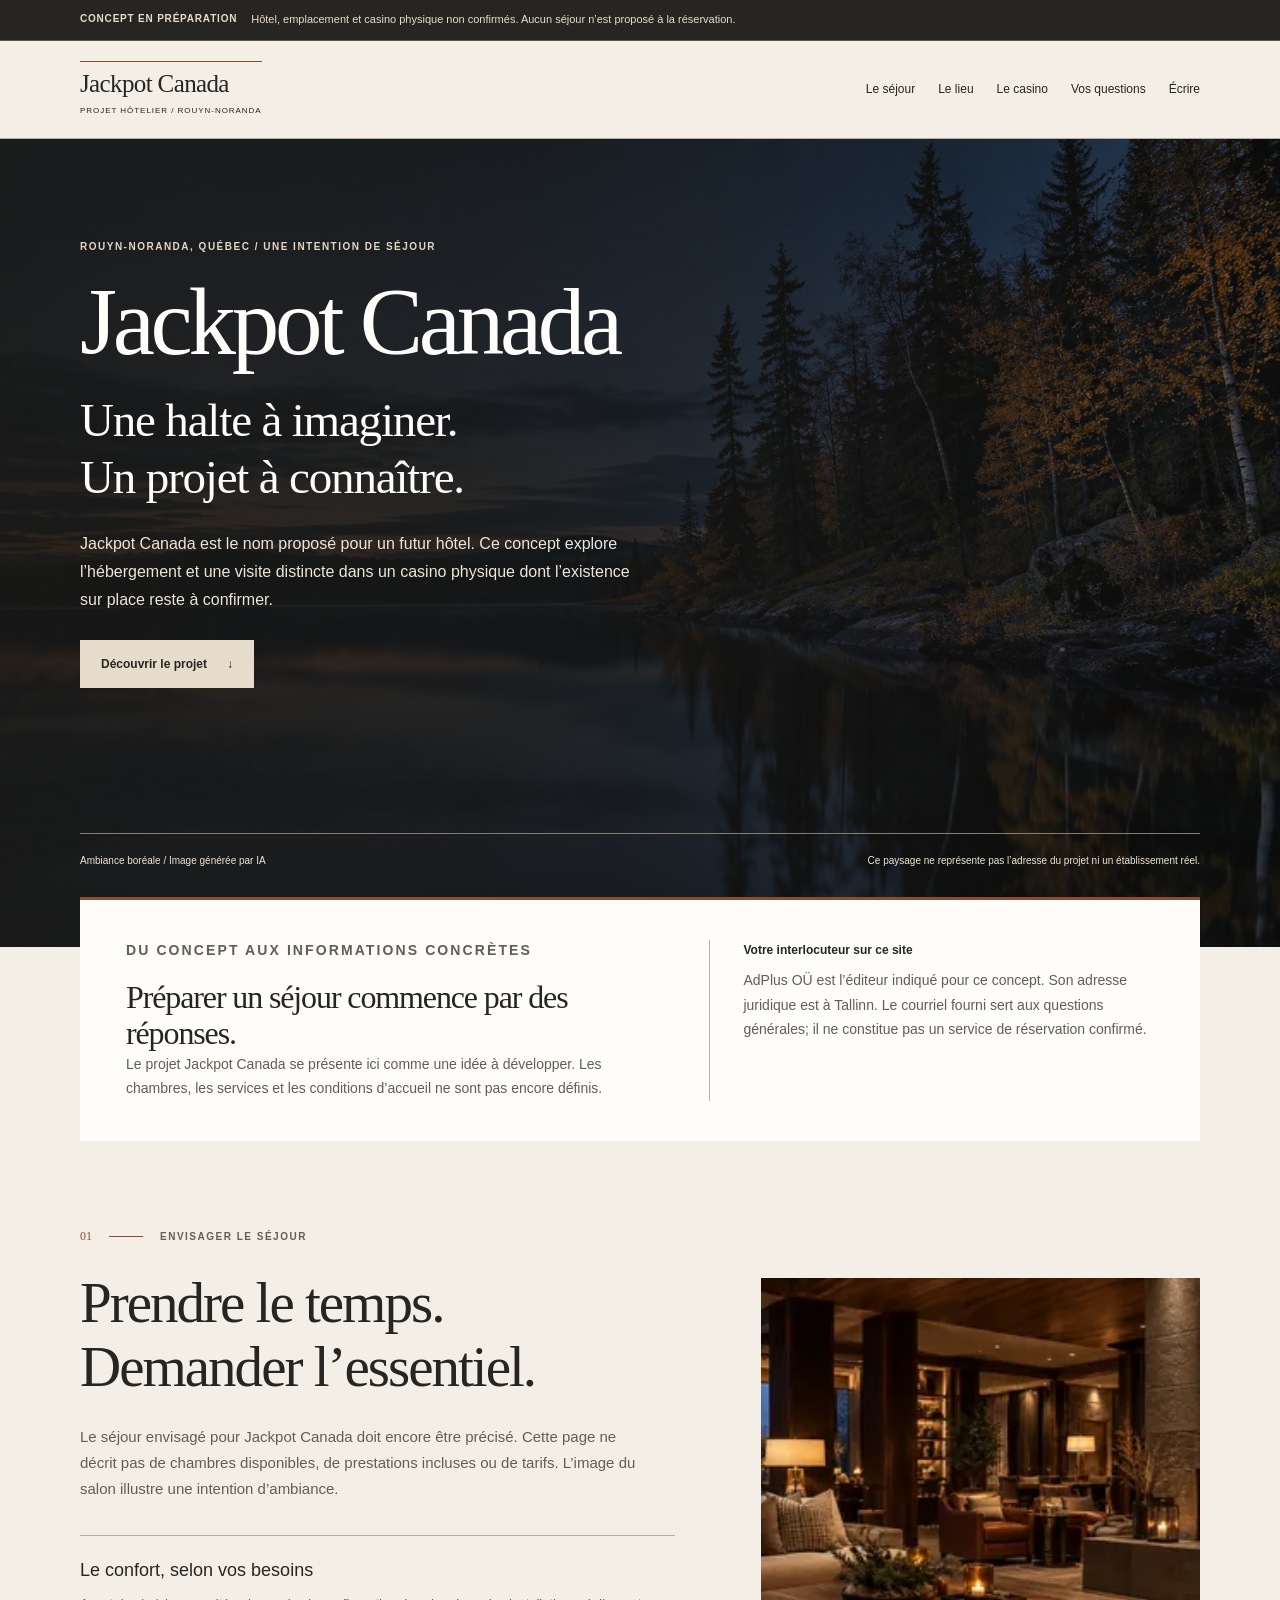
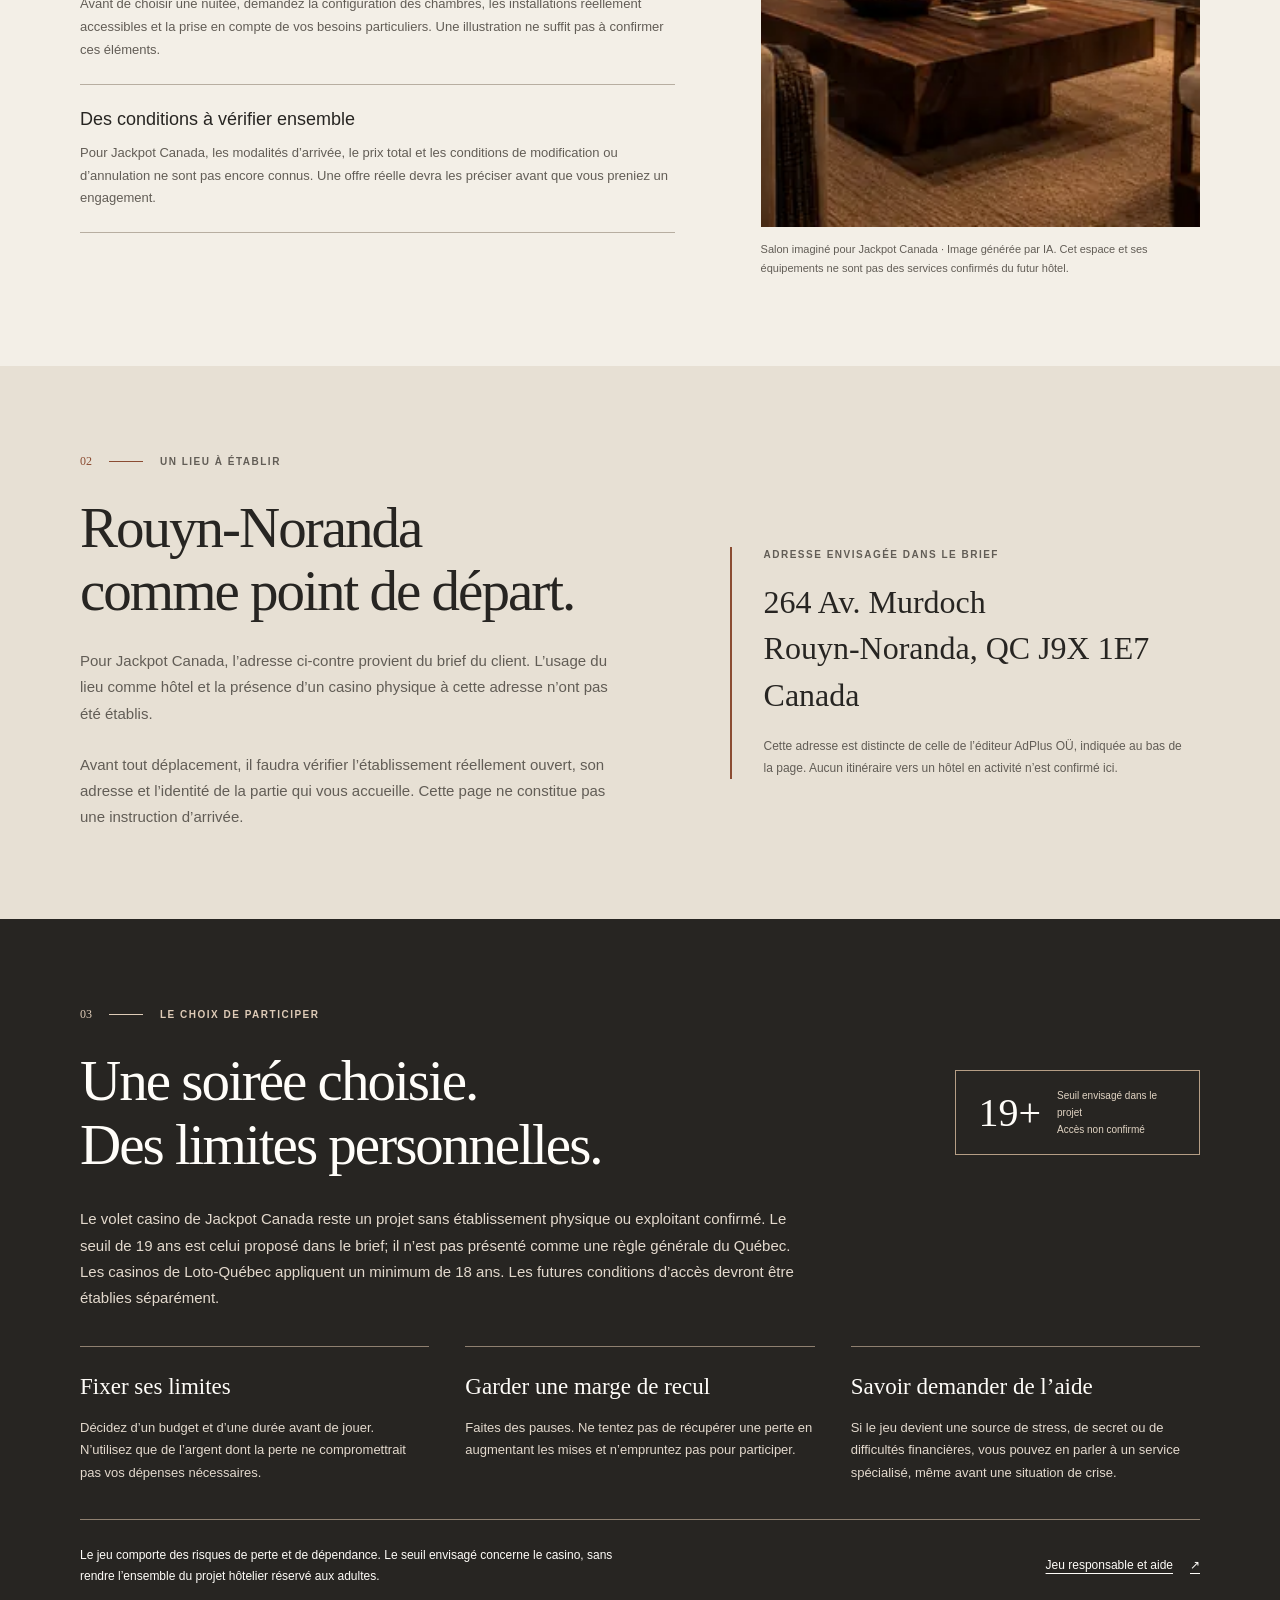
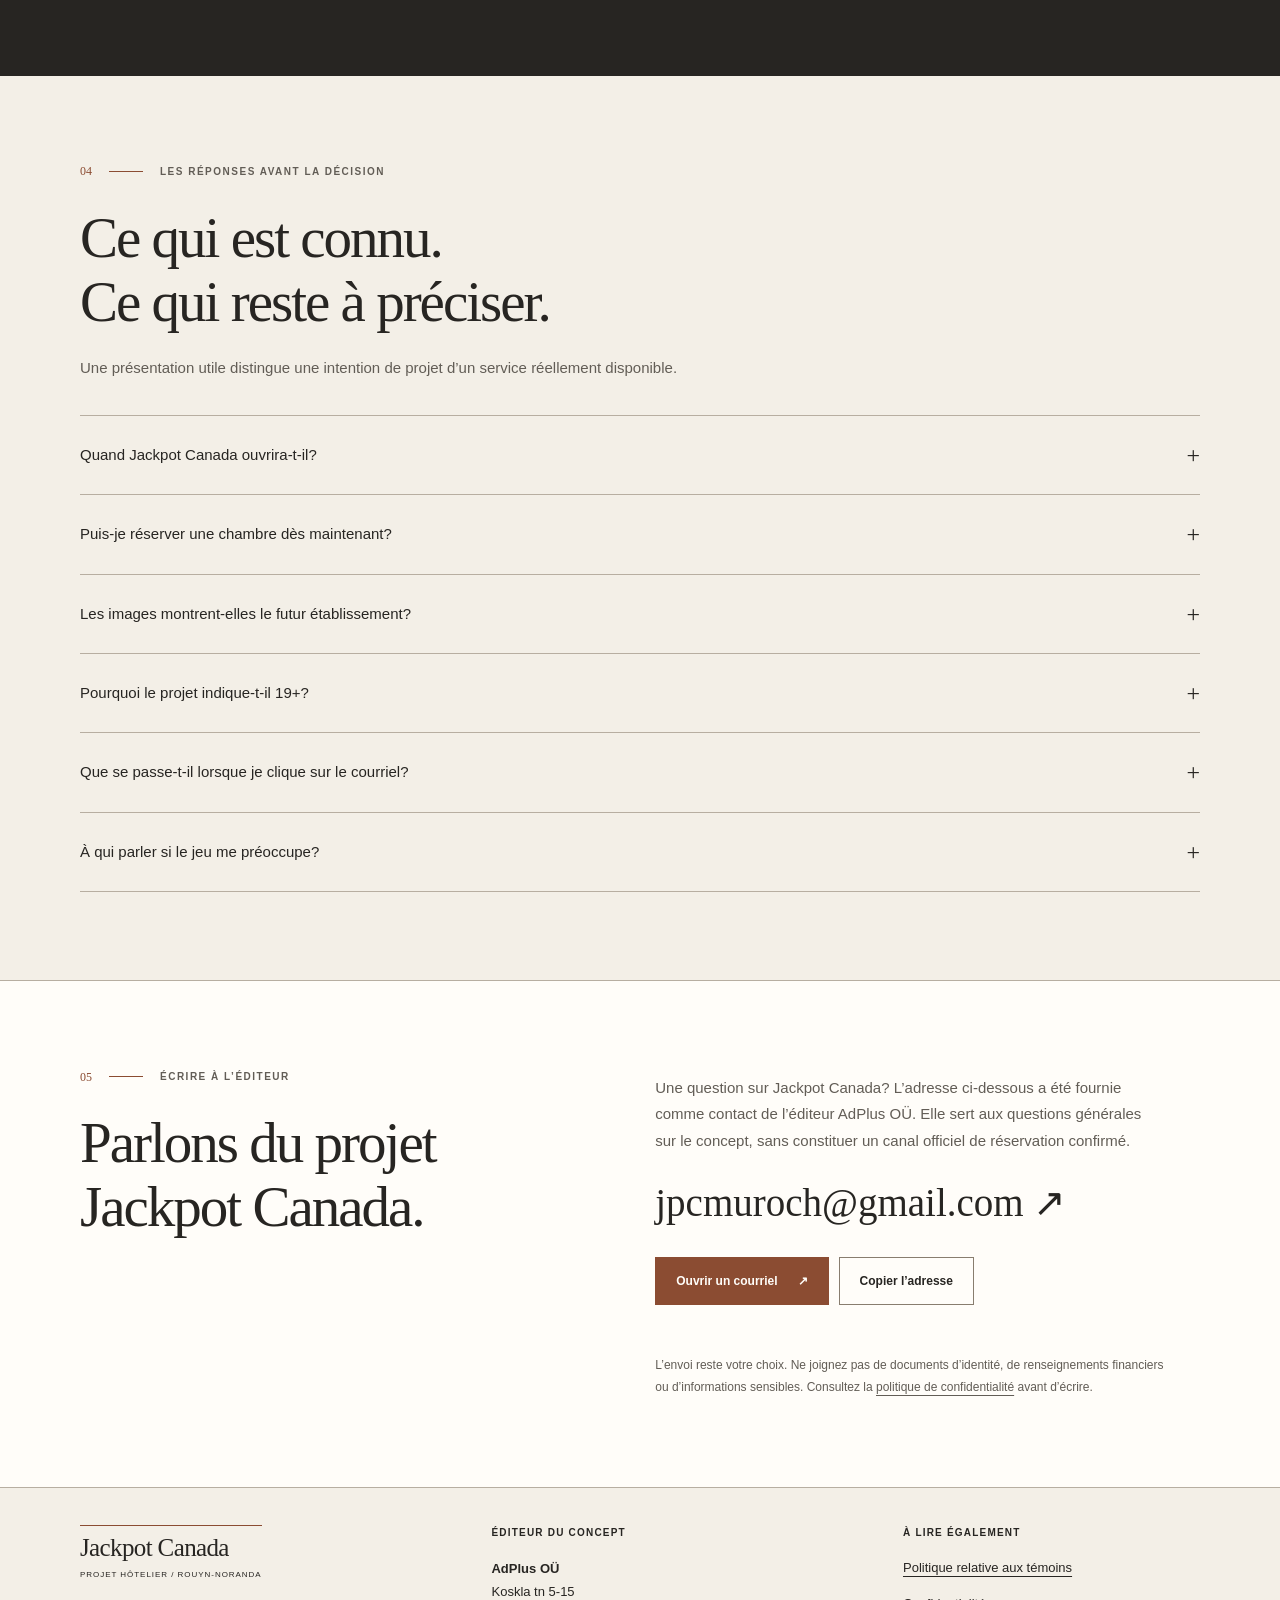
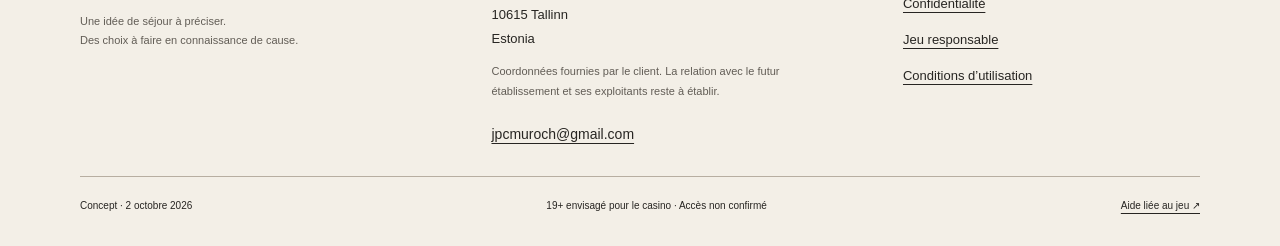
<file: index.html>
<!DOCTYPE html>
<html lang="fr-CA">

<head>
    <meta charset="utf-8">
    <meta name="viewport" content="width=device-width, initial-scale=1">
    <meta name="robots" content="noindex, nofollow">
    <meta name="referrer" content="strict-origin-when-cross-origin">
    <meta name="theme-color" content="#272522">
    <title>Jackpot Canada — projet hôtelier à Rouyn-Noranda</title>
    <script async src="https://www.googletagmanager.com/gtag/js?id=AW-18194917579"></script>
<script>
  window.dataLayer = window.dataLayer || [];
  function gtag(){dataLayer.push(arguments);}
  gtag('js', new Date());

  gtag('config', 'AW-18194917579');
</script>
    <meta name="description"
        content="Découvrez le concept hôtelier Jackpot Canada à Rouyn-Noranda: une intention de séjour et de casino physique, clairement distinguée d’un établissement en activité.">
    <link rel="icon" href="assets/images/favicon.svg" type="image/svg+xml">
    <link rel="stylesheet" href="assets/css/styles.css">
    <script src="assets/js/main.js"></script>
</head>

<body>
    <a class="skip-link" href="#main">Aller au contenu</a>
    <div class="draft-bar">
        <div class="wrap"><strong>Concept en préparation</strong><span>Hôtel, emplacement et casino physique non
                confirmés. Aucun séjour n’est proposé à la réservation.</span></div>
    </div>
    <header class="header">
        <div class="wrap header-inner"><a class="brand" href="index.html">Jackpot Canada<span>PROJET HÔTELIER /
                    ROUYN-NORANDA</span></a><button type="button" class="menu-toggle" aria-controls="primary-nav"
                aria-expanded="false" hidden>Menu <span aria-hidden="true">☰</span></button>
            <nav id="primary-nav" class="primary-nav" aria-label="Navigation principale"><a href="#sejour">Le
                    séjour</a><a href="#lieu">Le lieu</a><a href="#jeu">Le casino</a><a href="#questions">Vos
                    questions</a><a href="#contact">Écrire</a></nav>
        </div>
    </header>
    <main id="main" tabindex="-1">
        <section class="hero" aria-labelledby="hero-title"><img class="hero-image" src="assets/images/boreal-1200.webp"
                srcset="assets/images/boreal-480.webp 480w, assets/images/boreal-800.webp 800w, assets/images/boreal-1200.webp 1200w, assets/images/boreal-1536.webp 1536w"
                sizes="100vw" width="1536" height="1024"
                alt="Paysage boréal imaginé par IA, avec un lac calme et des arbres à la tombée du jour" loading="eager"
                fetchpriority="high" decoding="async">
            <div class="wrap hero-content">
                <p class="kicker">Rouyn-Noranda, Québec / Une intention de séjour</p>
                <h1 id="hero-title">Jackpot Canada<span>Une halte à imaginer.<br>Un projet à connaître.</span></h1>
                <p class="hero-copy">Jackpot Canada est le nom proposé pour un futur hôtel. Ce concept explore
                    l’hébergement et une visite distincte dans un casino physique dont l’existence sur place reste à
                    confirmer.</p><a class="button button-cream" href="#sejour">Découvrir le projet <span
                        aria-hidden="true">↓</span></a>
            </div>
            <div class="wrap hero-caption"><span>Ambiance boréale / Image générée par IA</span><span>Ce paysage ne
                    représente pas l’adresse du projet ni un établissement réel.</span></div>
        </section>
        <div class="wrap intro">
            <div>
                <p class="kicker">Du concept aux informations concrètes</p>
                <h2>Préparer un séjour commence par des réponses.</h2>
                <p>Le projet Jackpot Canada se présente ici comme une idée à développer. Les chambres, les services et
                    les conditions d’accueil ne sont pas encore définis.</p>
            </div>
            <div class="meta"><strong>Votre interlocuteur sur ce site</strong>
                <p>AdPlus OÜ est l’éditeur indiqué pour ce concept. Son adresse juridique est à Tallinn. Le courriel
                    fourni sert aux questions générales; il ne constitue pas un service de réservation confirmé.</p>
            </div>
        </div>

        <section id="sejour" class="section wrap">
            <div class="chapter-heading"><span class="number">01</span><span class="rule" aria-hidden="true"></span>
                <p class="kicker">Envisager le séjour</p>
            </div>
            <div class="stay-grid">
                <div class="stay-copy">
                    <h2>Prendre le temps.<br>Demander l’essentiel.</h2>
                    <p>Le séjour envisagé pour Jackpot Canada doit encore être précisé. Cette page ne décrit pas de
                        chambres disponibles, de prestations incluses ou de tarifs. L’image du salon illustre une
                        intention d’ambiance.</p>
                    <div class="stay-notes">
                        <div>
                            <h3>Le confort, selon vos besoins</h3>
                            <p>Avant de choisir une nuitée, demandez la configuration des chambres, les installations
                                réellement accessibles et la prise en compte de vos besoins particuliers. Une
                                illustration ne suffit pas à confirmer ces éléments.</p>
                        </div>
                        <div>
                            <h3>Des conditions à vérifier ensemble</h3>
                            <p>Pour Jackpot Canada, les modalités d’arrivée, le prix total et les conditions de
                                modification ou d’annulation ne sont pas encore connus. Une offre réelle devra les
                                préciser avant que vous preniez un engagement.</p>
                        </div>
                    </div>
                </div>
                <figure class="lounge-figure"><img src="assets/images/lounge-800.webp"
                        srcset="assets/images/lounge-480.webp 480w, assets/images/lounge-800.webp 800w, assets/images/lounge-1200.webp 1200w"
                        sizes="(max-width:900px) calc(100vw - 40px), 430px" width="1536" height="1024"
                        alt="Salon hôtelier fictif généré par IA, avec bois sombre, fauteuils et éclairage chaleureux"
                        loading="lazy" decoding="async">
                    <figcaption>Salon imaginé pour Jackpot Canada · Image générée par IA. Cet espace et ses équipements
                        ne sont pas des services confirmés du futur hôtel.</figcaption>
                </figure>
            </div>
        </section>

        <section id="lieu" class="section location">
            <div class="wrap">
                <div class="chapter-heading"><span class="number">02</span><span class="rule" aria-hidden="true"></span>
                    <p class="kicker">Un lieu à établir</p>
                </div>
                <div class="location-grid">
                    <div class="location-copy">
                        <h2>Rouyn-Noranda<br>comme point de départ.</h2>
                        <p>Pour Jackpot Canada, l’adresse ci-contre provient du brief du client. L’usage du lieu comme
                            hôtel et la présence d’un casino physique à cette adresse n’ont pas été établis.</p>
                        <p>Avant tout déplacement, il faudra vérifier l’établissement réellement ouvert, son adresse et
                            l’identité de la partie qui vous accueille. Cette page ne constitue pas une instruction
                            d’arrivée.</p>
                    </div>
                    <div class="address-block">
                        <p class="kicker">Adresse envisagée dans le brief</p>
                        <address>264 Av. Murdoch<br>Rouyn-Noranda, QC J9X 1E7<br>Canada</address>
                        <p class="small">Cette adresse est distincte de celle de l’éditeur AdPlus OÜ, indiquée au bas de
                            la page. Aucun itinéraire vers un hôtel en activité n’est confirmé ici.</p>
                    </div>
                </div>
            </div>
        </section>

        <section id="jeu" class="section casino">
            <div class="wrap">
                <div class="chapter-heading"><span class="number">03</span><span class="rule" aria-hidden="true"></span>
                    <p class="kicker">Le choix de participer</p>
                </div>
                <div class="casino-heading">
                    <h2>Une soirée choisie.<br>Des limites personnelles.</h2>
                    <div class="age"><strong>19+</strong><span>Seuil envisagé dans le projet<br>Accès non
                            confirmé</span></div>
                </div>
                <p class="casino-lead">Le volet casino de Jackpot Canada reste un projet sans établissement physique ou
                    exploitant confirmé. Le seuil de 19 ans est celui proposé dans le brief; il n’est pas présenté comme
                    une règle générale du Québec. Les casinos de Loto-Québec appliquent un minimum de 18 ans. Les
                    futures conditions d’accès devront être établies séparément.</p>
                <div class="principles">
                    <div>
                        <h3>Fixer ses limites</h3>
                        <p>Décidez d’un budget et d’une durée avant de jouer. N’utilisez que de l’argent dont la perte
                            ne compromettrait pas vos dépenses nécessaires.</p>
                    </div>
                    <div>
                        <h3>Garder une marge de recul</h3>
                        <p>Faites des pauses. Ne tentez pas de récupérer une perte en augmentant les mises et
                            n’empruntez pas pour participer.</p>
                    </div>
                    <div>
                        <h3>Savoir demander de l’aide</h3>
                        <p>Si le jeu devient une source de stress, de secret ou de difficultés financières, vous pouvez
                            en parler à un service spécialisé, même avant une situation de crise.</p>
                    </div>
                </div>
                <div class="risk-line"><strong>Le jeu comporte des risques de perte et de dépendance. Le seuil envisagé
                        concerne le casino, sans rendre l’ensemble du projet hôtelier réservé aux adultes.</strong><a
                        href="responsible-gambling.html">Jeu responsable et aide <span aria-hidden="true">↗</span></a>
                </div>
            </div>
        </section>

        <section id="questions" class="section wrap">
            <div class="chapter-heading"><span class="number">04</span><span class="rule" aria-hidden="true"></span>
                <p class="kicker">Les réponses avant la décision</p>
            </div>
            <div class="faq-heading">
                <h2>Ce qui est connu.<br>Ce qui reste à préciser.</h2>
                <p>Une présentation utile distingue une intention de projet d’un service réellement disponible.</p>
            </div>
            <div class="faq">
                <details>
                    <summary>Quand Jackpot Canada ouvrira-t-il?</summary>
                    <p>Aucune date d’ouverture n’est confirmée. Il s’agit d’un concept pour un futur hôtel; les
                        activités d’hébergement et le casino physique sur place ne sont pas établis. Aucun lien avec une
                        offre de jeu en ligne portant un nom semblable n’est confirmé.</p>
                </details>
                <details>
                    <summary>Puis-je réserver une chambre dès maintenant?</summary>
                    <p>Non. Ce site ne propose ni disponibilités, ni tarif, ni parcours de réservation. Écrire à
                        l’éditeur pour une question générale ne confirme pas une nuitée ou un droit d’accès au casino.
                    </p>
                </details>
                <details>
                    <summary>Les images montrent-elles le futur établissement?</summary>
                    <p>Non. Le paysage boréal et le salon ont été générés par IA. Ce sont des images d’ambiance et de
                        concept, sans valeur de preuve sur le lieu, les chambres ou les équipements du projet.</p>
                </details>
                <details>
                    <summary>Pourquoi le projet indique-t-il 19+?</summary>
                    <p>Ce seuil a été proposé dans le brief. Il ne remplace pas les règles de l’exploitant réel, qui
                        n’est pas encore identifié, et ne décrit pas une règle unique pour tous les casinos du Canada.
                        Les casinos de Loto-Québec sont accessibles à partir de 18 ans. L’hébergement et l’admission au
                        casino sont deux questions distinctes.</p>
                </details>
                <details>
                    <summary>Que se passe-t-il lorsque je clique sur le courriel?</summary>
                    <p>Votre application de messagerie peut ouvrir un nouveau message à l’adresse fournie pour
                        l’éditeur. Vous choisissez de l’envoyer. Ce site ne transmet rien automatiquement; le
                        destinataire précis et les modalités de traitement restent à établir.</p>
                </details>
                <details>
                    <summary>À qui parler si le jeu me préoccupe?</summary>
                    <p>Au Québec, Jeu: aide et référence offre une aide gratuite et confidentielle en tout temps au <a
                            href="tel:18004610140">1&nbsp;800&nbsp;461&#8209;0140</a>. Le service s’adresse aussi aux
                        proches. Le courriel de ce concept n’est pas une ligne d’aide.</p><a
                        href="https://aidejeu.ca/">Voir les ressources d’aide <span aria-hidden="true">↗</span></a>
                </details>
            </div>
        </section>

        <section id="contact" class="contact section">
            <div class="wrap contact-grid">
                <div>
                    <div class="chapter-heading"><span class="number">05</span><span class="rule"
                            aria-hidden="true"></span>
                        <p class="kicker">Écrire à l’éditeur</p>
                    </div>
                    <h2>Parlons du projet<br>Jackpot Canada.</h2>
                </div>
                <div class="contact-copy">
                    <p>Une question sur Jackpot Canada? L’adresse ci-dessous a été fournie comme contact de l’éditeur
                        AdPlus OÜ. Elle sert aux questions générales sur le concept, sans constituer un canal officiel
                        de réservation confirmé.</p><a class="contact-email"
                        href="mailto:jpcmuroch@gmail.com?subject=Question%20sur%20le%20projet%20h%C3%B4telier">jpcmuroch@gmail.com
                        <span aria-hidden="true">↗</span></a>
                    <div class="contact-actions"><a class="button button-rust"
                            href="mailto:jpcmuroch@gmail.com?subject=Question%20sur%20le%20projet%20h%C3%B4telier">Ouvrir
                            un courriel <span aria-hidden="true">↗</span></a><button type="button"
                            class="button button-ghost copy-email" data-email="jpcmuroch@gmail.com" hidden>Copier
                            l’adresse</button></div>
                    <p id="copy-status" class="copy-status" role="status" aria-live="polite"></p>
                    <p class="small">L’envoi reste votre choix. Ne joignez pas de documents d’identité, de
                        renseignements financiers ou d’informations sensibles. Consultez la <a
                            href="privacy.html">politique de confidentialité</a> avant d’écrire.</p>
                </div>
            </div>
        </section>
    </main>
    <footer class="footer">
        <div class="wrap">
            <div class="footer-grid">
                <div><a class="brand" href="index.html">Jackpot Canada<span>PROJET HÔTELIER / ROUYN-NORANDA</span></a>
                    <p class="small">Une idée de séjour à préciser.<br>Des choix à faire en connaissance de cause.</p>
                </div>
                <div>
                    <h2>Éditeur du concept</h2>
                    <address><strong>AdPlus OÜ</strong><br>Koskla tn 5-15<br>10615 Tallinn<br>Estonia</address>
                    <p class="small">Coordonnées fournies par le client. La relation avec le futur établissement et ses
                        exploitants reste à établir.</p>
                    <p><a class="email"
                            href="mailto:jpcmuroch@gmail.com?subject=Question%20sur%20le%20projet%20h%C3%B4telier">jpcmuroch@gmail.com</a>
                    </p>
                </div>
                <nav aria-label="Politiques et conditions">
                    <h2>À lire également</h2><a href="cookies.html">Politique relative aux témoins</a><a
                        href="privacy.html">Confidentialité</a><a href="responsible-gambling.html">Jeu responsable</a><a
                        href="terms.html">Conditions d’utilisation</a>
                </nav>
            </div>
            <div class="footer-bottom">
                <p>Concept · 2 octobre 2026</p>
                <p>19+ envisagé pour le casino · Accès non confirmé</p><a href="https://aidejeu.ca/">Aide liée au jeu
                    <span aria-hidden="true">↗</span></a>
            </div>
        </div>
    </footer>
</body>

</html>
</file>
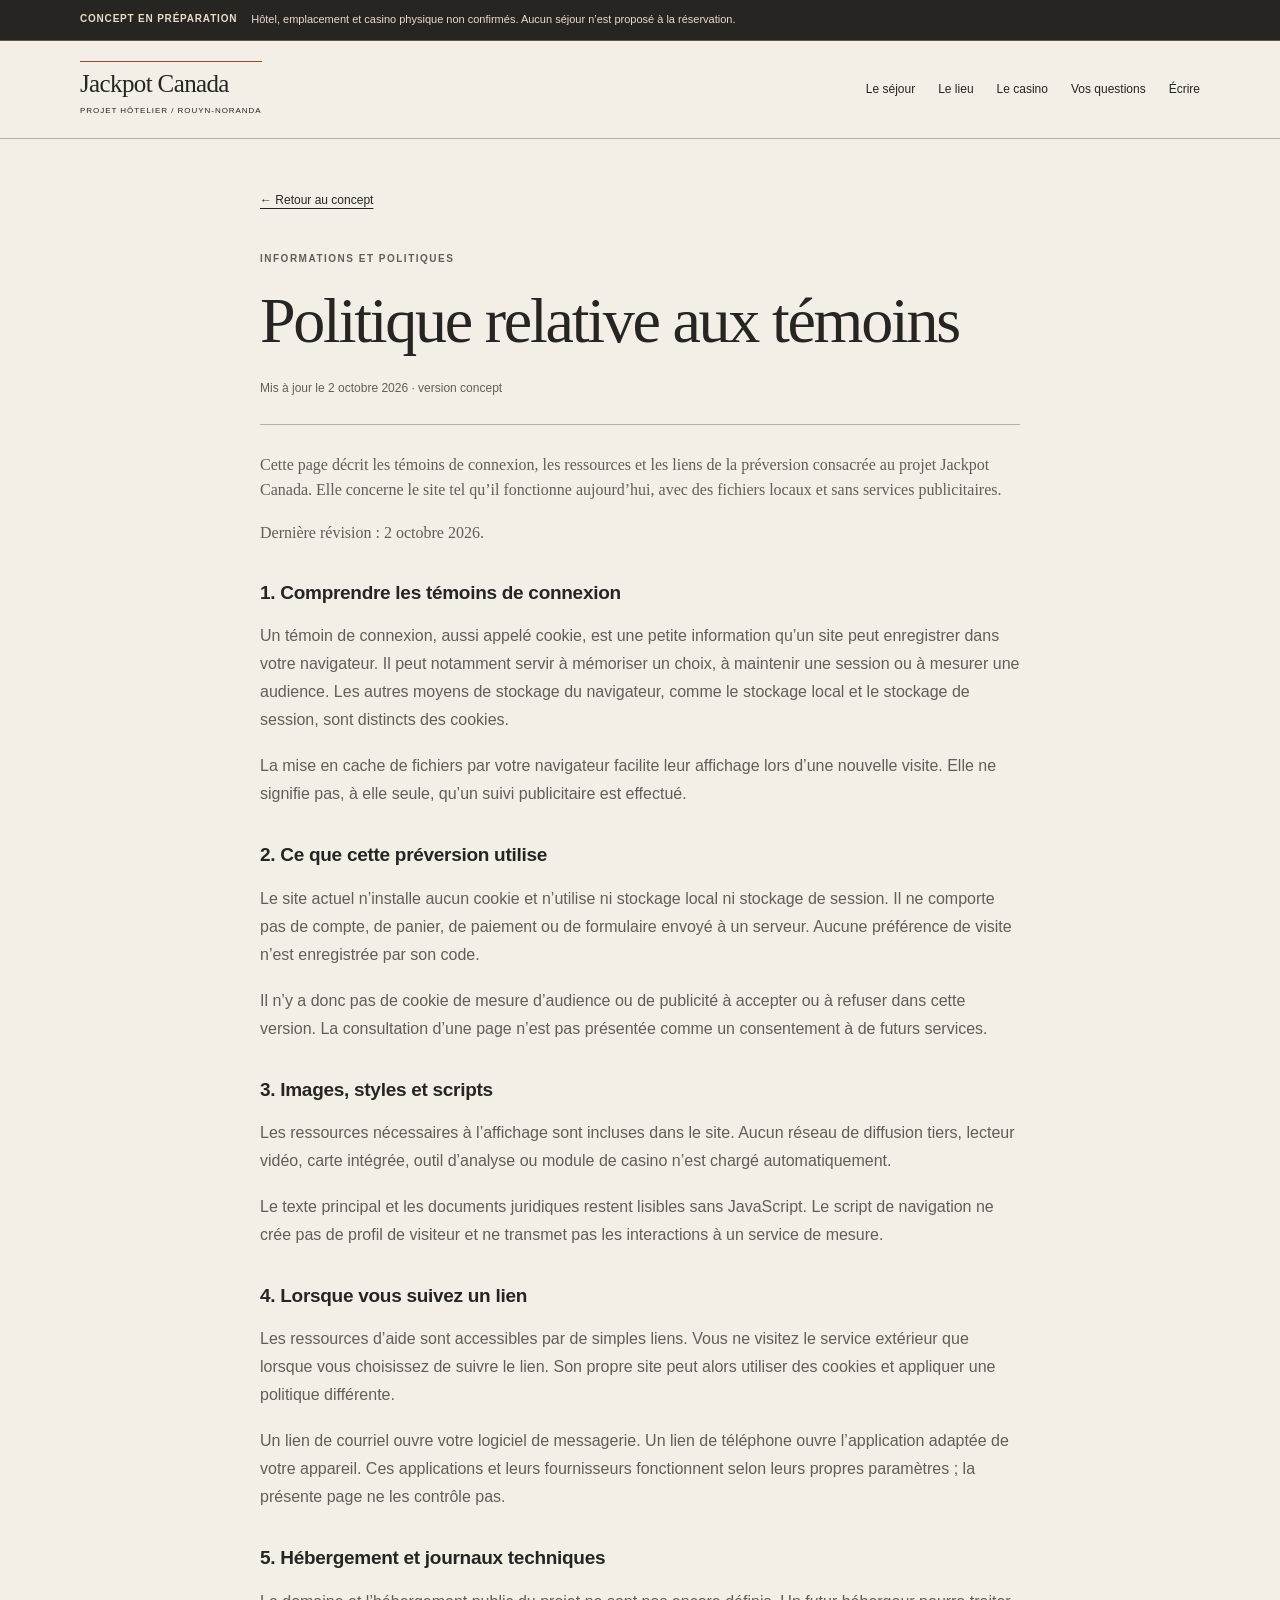
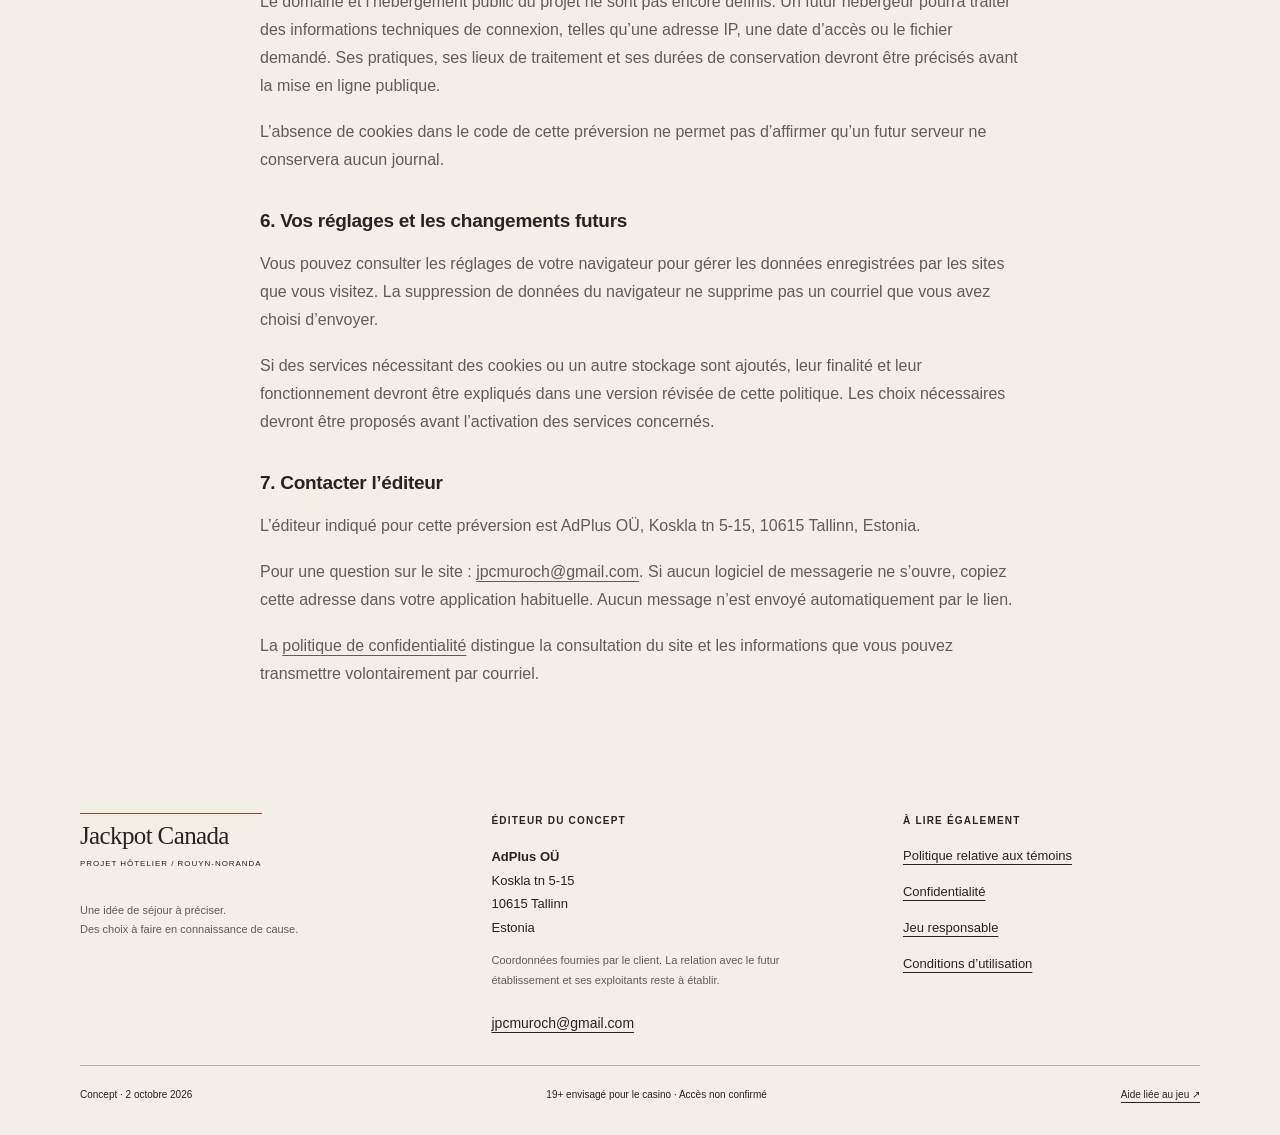
<file: cookies.html>
<!DOCTYPE html>
<html lang="fr-CA"><head><meta charset="utf-8"><meta name="viewport" content="width=device-width, initial-scale=1"><meta name="robots" content="noindex, nofollow"><meta name="referrer" content="strict-origin-when-cross-origin"><meta name="theme-color" content="#272522"><title>Politique relative aux témoins | Jackpot Canada</title><meta name="description" content="Techniques utilisées par ce concept: témoins, stockage et liens externes."><link rel="icon" href="assets/images/favicon.svg" type="image/svg+xml"><link rel="stylesheet" href="assets/css/styles.css"><script src="assets/js/main.js"></script></head><body>
<a class="skip-link" href="#main">Aller au contenu</a><div class="draft-bar"><div class="wrap"><strong>Concept en préparation</strong><span>Hôtel, emplacement et casino physique non confirmés. Aucun séjour n’est proposé à la réservation.</span></div></div>
<header class="header"><div class="wrap header-inner"><a class="brand" href="index.html">Jackpot Canada<span>PROJET HÔTELIER / ROUYN-NORANDA</span></a><button type="button" class="menu-toggle" aria-controls="primary-nav" aria-expanded="false" hidden>Menu <span aria-hidden="true">☰</span></button><nav id="primary-nav" class="primary-nav" aria-label="Navigation principale"><a href="index.html#sejour">Le séjour</a><a href="index.html#lieu">Le lieu</a><a href="index.html#jeu">Le casino</a><a href="index.html#questions">Vos questions</a><a href="index.html#contact">Écrire</a></nav></div></header>
<main id="main" tabindex="-1" class="policy-main wrap"><a class="back-link" href="index.html">← Retour au concept</a><p class="kicker">Informations et politiques</p><h1>Politique relative aux témoins</h1><p class="updated">Mis à jour le <time datetime="2026-10-02">2 octobre 2026</time> · version concept</p><div class="policy-content"><div class="policy-intro">
  <p>Cette page décrit les témoins de connexion, les ressources et les liens de la préversion consacrée au projet Jackpot Canada. Elle concerne le site tel qu’il fonctionne aujourd’hui, avec des fichiers locaux et sans services publicitaires.</p>
  <p class="policy-date">Dernière révision : 2 octobre 2026.</p>
</div>

<section class="policy-section" aria-labelledby="cookies-definition">
  <h2 id="cookies-definition">1. Comprendre les témoins de connexion</h2>
  <p>Un témoin de connexion, aussi appelé cookie, est une petite information qu’un site peut enregistrer dans votre navigateur. Il peut notamment servir à mémoriser un choix, à maintenir une session ou à mesurer une audience. Les autres moyens de stockage du navigateur, comme le stockage local et le stockage de session, sont distincts des cookies.</p>
  <p>La mise en cache de fichiers par votre navigateur facilite leur affichage lors d’une nouvelle visite. Elle ne signifie pas, à elle seule, qu’un suivi publicitaire est effectué.</p>
</section>

<section class="policy-section" aria-labelledby="cookies-inventory">
  <h2 id="cookies-inventory">2. Ce que cette préversion utilise</h2>
  <p>Le site actuel n’installe aucun cookie et n’utilise ni stockage local ni stockage de session. Il ne comporte pas de compte, de panier, de paiement ou de formulaire envoyé à un serveur. Aucune préférence de visite n’est enregistrée par son code.</p>
  <p>Il n’y a donc pas de cookie de mesure d’audience ou de publicité à accepter ou à refuser dans cette version. La consultation d’une page n’est pas présentée comme un consentement à de futurs services.</p>
</section>

<section class="policy-section" aria-labelledby="cookies-resources">
  <h2 id="cookies-resources">3. Images, styles et scripts</h2>
  <p>Les ressources nécessaires à l’affichage sont incluses dans le site. Aucun réseau de diffusion tiers, lecteur vidéo, carte intégrée, outil d’analyse ou module de casino n’est chargé automatiquement.</p>
  <p>Le texte principal et les documents juridiques restent lisibles sans JavaScript. Le script de navigation ne crée pas de profil de visiteur et ne transmet pas les interactions à un service de mesure.</p>
</section>

<section class="policy-section" aria-labelledby="cookies-external">
  <h2 id="cookies-external">4. Lorsque vous suivez un lien</h2>
  <p>Les ressources d’aide sont accessibles par de simples liens. Vous ne visitez le service extérieur que lorsque vous choisissez de suivre le lien. Son propre site peut alors utiliser des cookies et appliquer une politique différente.</p>
  <p>Un lien de courriel ouvre votre logiciel de messagerie. Un lien de téléphone ouvre l’application adaptée de votre appareil. Ces applications et leurs fournisseurs fonctionnent selon leurs propres paramètres ; la présente page ne les contrôle pas.</p>
</section>

<section class="policy-section" aria-labelledby="cookies-hosting">
  <h2 id="cookies-hosting">5. Hébergement et journaux techniques</h2>
  <p>Le domaine et l’hébergement public du projet ne sont pas encore définis. Un futur hébergeur pourra traiter des informations techniques de connexion, telles qu’une adresse IP, une date d’accès ou le fichier demandé. Ses pratiques, ses lieux de traitement et ses durées de conservation devront être précisés avant la mise en ligne publique.</p>
  <p>L’absence de cookies dans le code de cette préversion ne permet pas d’affirmer qu’un futur serveur ne conservera aucun journal.</p>
</section>

<section class="policy-section" aria-labelledby="cookies-choices">
  <h2 id="cookies-choices">6. Vos réglages et les changements futurs</h2>
  <p>Vous pouvez consulter les réglages de votre navigateur pour gérer les données enregistrées par les sites que vous visitez. La suppression de données du navigateur ne supprime pas un courriel que vous avez choisi d’envoyer.</p>
  <p>Si des services nécessitant des cookies ou un autre stockage sont ajoutés, leur finalité et leur fonctionnement devront être expliqués dans une version révisée de cette politique. Les choix nécessaires devront être proposés avant l’activation des services concernés.</p>
</section>

<section class="policy-section" aria-labelledby="cookies-contact">
  <h2 id="cookies-contact">7. Contacter l’éditeur</h2>
  <p>L’éditeur indiqué pour cette préversion est AdPlus OÜ, Koskla tn 5-15, 10615 Tallinn, Estonia.</p>
  <p>Pour une question sur le site : <a href="mailto:jpcmuroch@gmail.com?subject=Demande%20d%27information%20sur%20le%20projet">jpcmuroch@gmail.com</a>. Si aucun logiciel de messagerie ne s’ouvre, copiez cette adresse dans votre application habituelle. Aucun message n’est envoyé automatiquement par le lien.</p>
  <p>La <a href="privacy.html">politique de confidentialité</a> distingue la consultation du site et les informations que vous pouvez transmettre volontairement par courriel.</p>
</section>
</div></main>
<footer class="footer"><div class="wrap"><div class="footer-grid"><div><a class="brand" href="index.html">Jackpot Canada<span>PROJET HÔTELIER / ROUYN-NORANDA</span></a><p class="small">Une idée de séjour à préciser.<br>Des choix à faire en connaissance de cause.</p></div><div><h2>Éditeur du concept</h2><address><strong>AdPlus OÜ</strong><br>Koskla tn 5-15<br>10615 Tallinn<br>Estonia</address><p class="small">Coordonnées fournies par le client. La relation avec le futur établissement et ses exploitants reste à établir.</p><p><a class="email" href="mailto:jpcmuroch@gmail.com?subject=Question%20sur%20le%20projet%20h%C3%B4telier">jpcmuroch@gmail.com</a></p></div><nav aria-label="Politiques et conditions"><h2>À lire également</h2><a href="cookies.html">Politique relative aux témoins</a><a href="privacy.html">Confidentialité</a><a href="responsible-gambling.html">Jeu responsable</a><a href="terms.html">Conditions d’utilisation</a></nav></div><div class="footer-bottom"><p>Concept · 2 octobre 2026</p><p>19+ envisagé pour le casino · Accès non confirmé</p><a href="https://aidejeu.ca/">Aide liée au jeu <span aria-hidden="true">↗</span></a></div></div></footer></body></html>
</file>
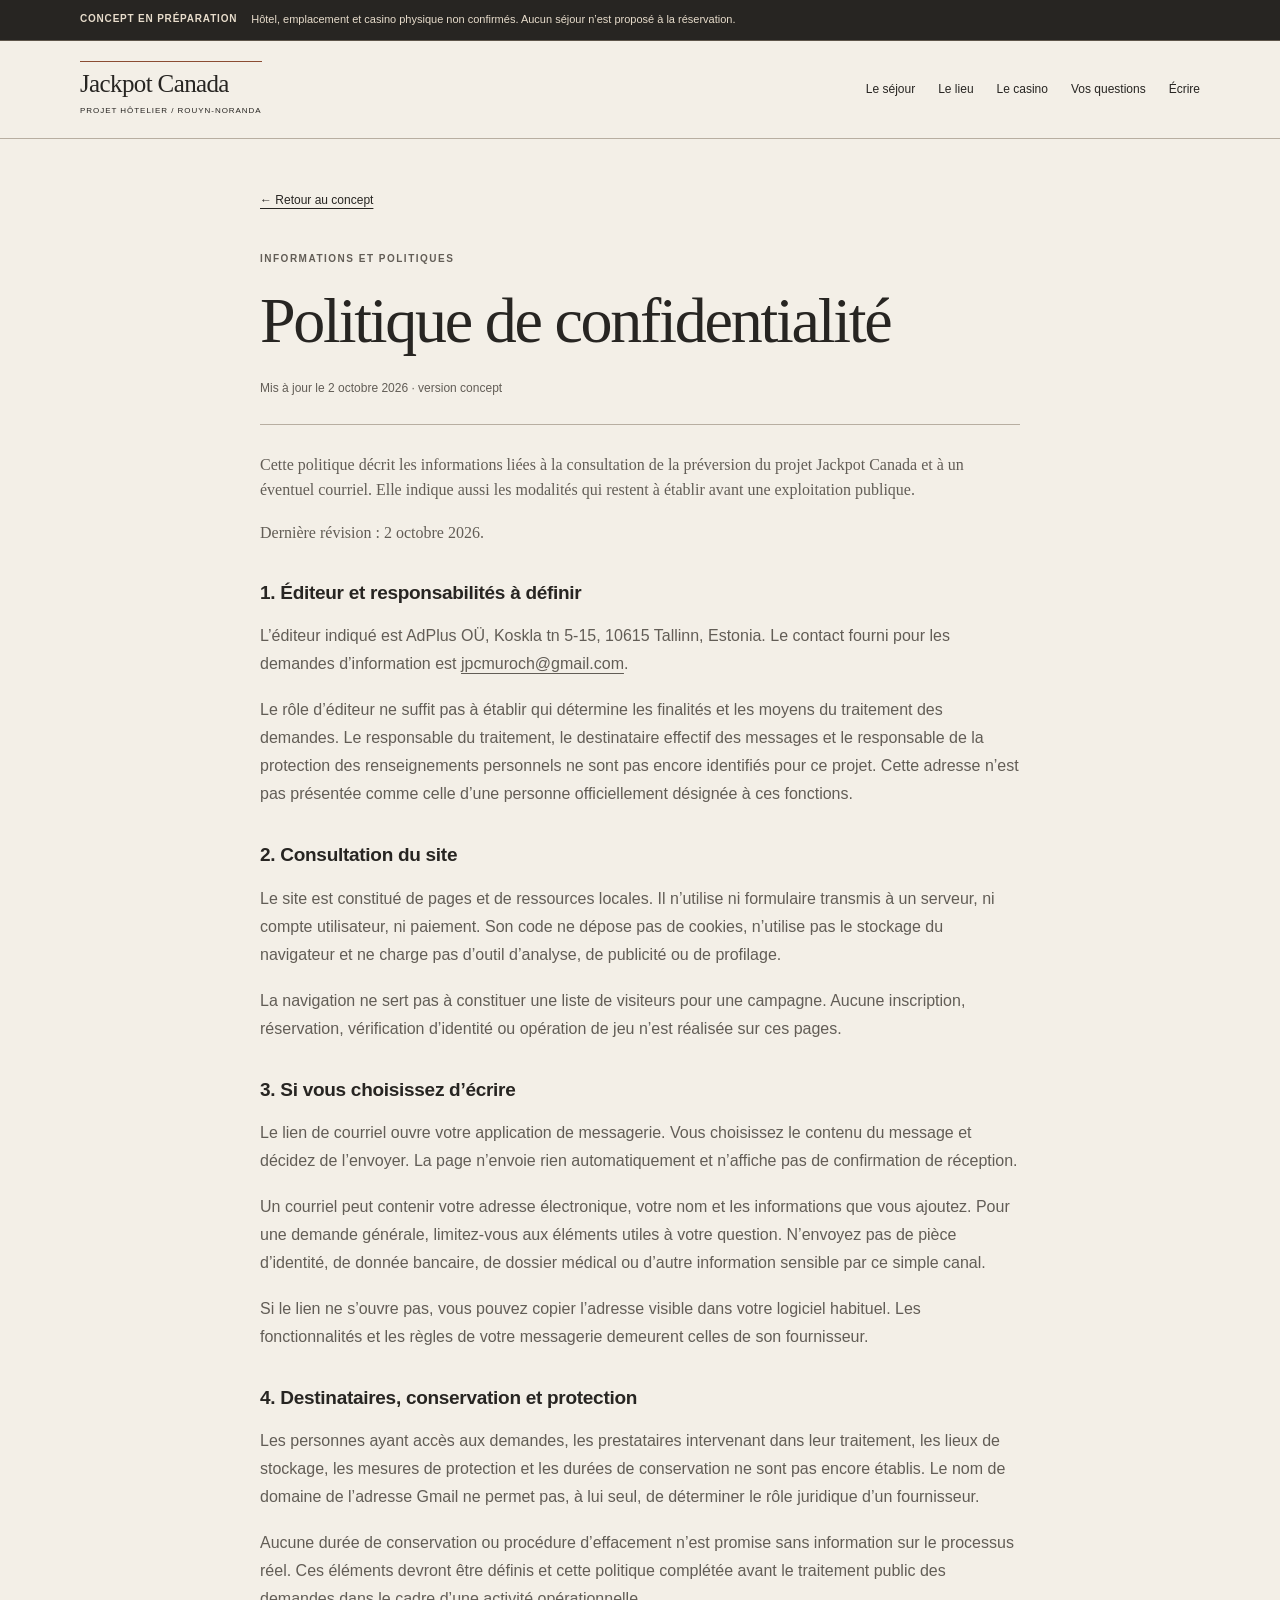
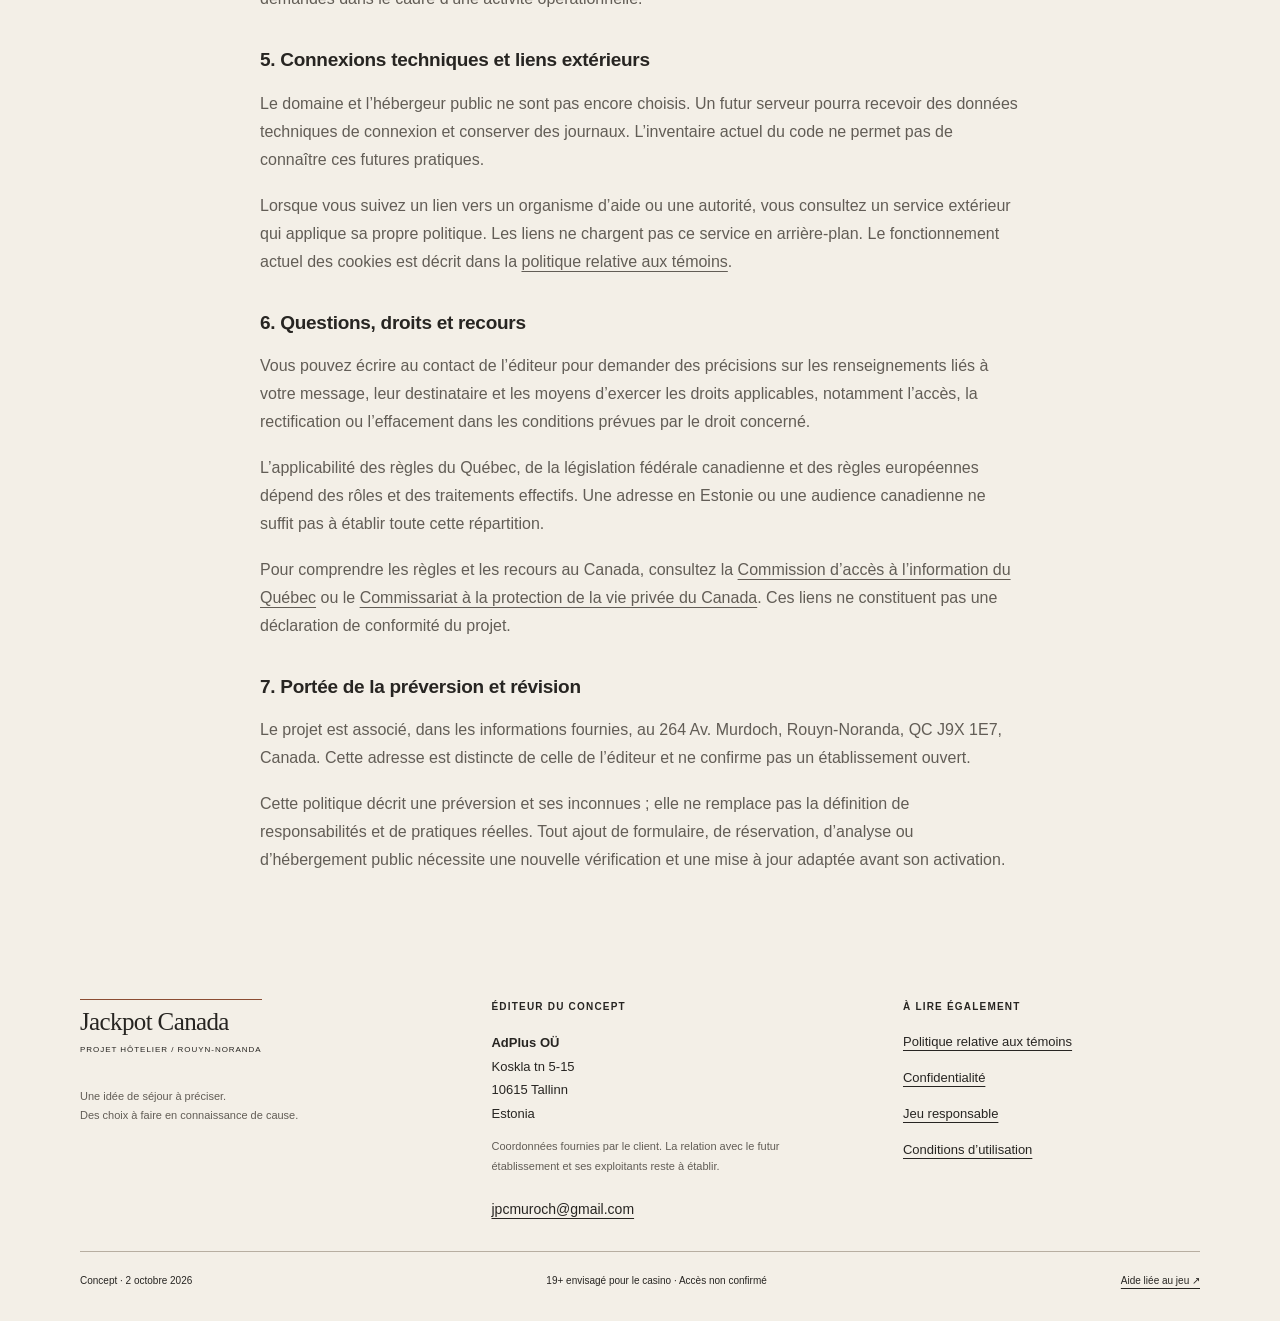
<file: privacy.html>
<!DOCTYPE html>
<html lang="fr-CA"><head><meta charset="utf-8"><meta name="viewport" content="width=device-width, initial-scale=1"><meta name="robots" content="noindex, nofollow"><meta name="referrer" content="strict-origin-when-cross-origin"><meta name="theme-color" content="#272522"><title>Politique de confidentialité | Jackpot Canada</title><meta name="description" content="Informations sur l’éditeur, le courriel et les traitements à préciser."><link rel="icon" href="assets/images/favicon.svg" type="image/svg+xml"><link rel="stylesheet" href="assets/css/styles.css"><script src="assets/js/main.js"></script></head><body>
<a class="skip-link" href="#main">Aller au contenu</a><div class="draft-bar"><div class="wrap"><strong>Concept en préparation</strong><span>Hôtel, emplacement et casino physique non confirmés. Aucun séjour n’est proposé à la réservation.</span></div></div>
<header class="header"><div class="wrap header-inner"><a class="brand" href="index.html">Jackpot Canada<span>PROJET HÔTELIER / ROUYN-NORANDA</span></a><button type="button" class="menu-toggle" aria-controls="primary-nav" aria-expanded="false" hidden>Menu <span aria-hidden="true">☰</span></button><nav id="primary-nav" class="primary-nav" aria-label="Navigation principale"><a href="index.html#sejour">Le séjour</a><a href="index.html#lieu">Le lieu</a><a href="index.html#jeu">Le casino</a><a href="index.html#questions">Vos questions</a><a href="index.html#contact">Écrire</a></nav></div></header>
<main id="main" tabindex="-1" class="policy-main wrap"><a class="back-link" href="index.html">← Retour au concept</a><p class="kicker">Informations et politiques</p><h1>Politique de confidentialité</h1><p class="updated">Mis à jour le <time datetime="2026-10-02">2 octobre 2026</time> · version concept</p><div class="policy-content"><div class="policy-intro">
  <p>Cette politique décrit les informations liées à la consultation de la préversion du projet Jackpot Canada et à un éventuel courriel. Elle indique aussi les modalités qui restent à établir avant une exploitation publique.</p>
  <p class="policy-date">Dernière révision : 2 octobre 2026.</p>
</div>

<section class="policy-section" aria-labelledby="privacy-publisher">
  <h2 id="privacy-publisher">1. Éditeur et responsabilités à définir</h2>
  <p>L’éditeur indiqué est AdPlus OÜ, Koskla tn 5-15, 10615 Tallinn, Estonia. Le contact fourni pour les demandes d’information est <a href="mailto:jpcmuroch@gmail.com?subject=Demande%20relative%20aux%20renseignements%20personnels">jpcmuroch@gmail.com</a>.</p>
  <p>Le rôle d’éditeur ne suffit pas à établir qui détermine les finalités et les moyens du traitement des demandes. Le responsable du traitement, le destinataire effectif des messages et le responsable de la protection des renseignements personnels ne sont pas encore identifiés pour ce projet. Cette adresse n’est pas présentée comme celle d’une personne officiellement désignée à ces fonctions.</p>
</section>

<section class="policy-section" aria-labelledby="privacy-browsing">
  <h2 id="privacy-browsing">2. Consultation du site</h2>
  <p>Le site est constitué de pages et de ressources locales. Il n’utilise ni formulaire transmis à un serveur, ni compte utilisateur, ni paiement. Son code ne dépose pas de cookies, n’utilise pas le stockage du navigateur et ne charge pas d’outil d’analyse, de publicité ou de profilage.</p>
  <p>La navigation ne sert pas à constituer une liste de visiteurs pour une campagne. Aucune inscription, réservation, vérification d’identité ou opération de jeu n’est réalisée sur ces pages.</p>
</section>

<section class="policy-section" aria-labelledby="privacy-email">
  <h2 id="privacy-email">3. Si vous choisissez d’écrire</h2>
  <p>Le lien de courriel ouvre votre application de messagerie. Vous choisissez le contenu du message et décidez de l’envoyer. La page n’envoie rien automatiquement et n’affiche pas de confirmation de réception.</p>
  <p>Un courriel peut contenir votre adresse électronique, votre nom et les informations que vous ajoutez. Pour une demande générale, limitez-vous aux éléments utiles à votre question. N’envoyez pas de pièce d’identité, de donnée bancaire, de dossier médical ou d’autre information sensible par ce simple canal.</p>
  <p>Si le lien ne s’ouvre pas, vous pouvez copier l’adresse visible dans votre logiciel habituel. Les fonctionnalités et les règles de votre messagerie demeurent celles de son fournisseur.</p>
</section>

<section class="policy-section" aria-labelledby="privacy-processing">
  <h2 id="privacy-processing">4. Destinataires, conservation et protection</h2>
  <p>Les personnes ayant accès aux demandes, les prestataires intervenant dans leur traitement, les lieux de stockage, les mesures de protection et les durées de conservation ne sont pas encore établis. Le nom de domaine de l’adresse Gmail ne permet pas, à lui seul, de déterminer le rôle juridique d’un fournisseur.</p>
  <p>Aucune durée de conservation ou procédure d’effacement n’est promise sans information sur le processus réel. Ces éléments devront être définis et cette politique complétée avant le traitement public des demandes dans le cadre d’une activité opérationnelle.</p>
</section>

<section class="policy-section" aria-labelledby="privacy-hosting">
  <h2 id="privacy-hosting">5. Connexions techniques et liens extérieurs</h2>
  <p>Le domaine et l’hébergeur public ne sont pas encore choisis. Un futur serveur pourra recevoir des données techniques de connexion et conserver des journaux. L’inventaire actuel du code ne permet pas de connaître ces futures pratiques.</p>
  <p>Lorsque vous suivez un lien vers un organisme d’aide ou une autorité, vous consultez un service extérieur qui applique sa propre politique. Les liens ne chargent pas ce service en arrière-plan. Le fonctionnement actuel des cookies est décrit dans la <a href="cookies.html">politique relative aux témoins</a>.</p>
</section>

<section class="policy-section" aria-labelledby="privacy-rights">
  <h2 id="privacy-rights">6. Questions, droits et recours</h2>
  <p>Vous pouvez écrire au contact de l’éditeur pour demander des précisions sur les renseignements liés à votre message, leur destinataire et les moyens d’exercer les droits applicables, notamment l’accès, la rectification ou l’effacement dans les conditions prévues par le droit concerné.</p>
  <p>L’applicabilité des règles du Québec, de la législation fédérale canadienne et des règles européennes dépend des rôles et des traitements effectifs. Une adresse en Estonie ou une audience canadienne ne suffit pas à établir toute cette répartition.</p>
  <p>Pour comprendre les règles et les recours au Canada, consultez la <a href="https://www.cai.gouv.qc.ca/">Commission d’accès à l’information du Québec</a> ou le <a href="https://www.priv.gc.ca/fr/">Commissariat à la protection de la vie privée du Canada</a>. Ces liens ne constituent pas une déclaration de conformité du projet.</p>
</section>

<section class="policy-section" aria-labelledby="privacy-status">
  <h2 id="privacy-status">7. Portée de la préversion et révision</h2>
  <p>Le projet est associé, dans les informations fournies, au 264 Av. Murdoch, Rouyn-Noranda, QC J9X 1E7, Canada. Cette adresse est distincte de celle de l’éditeur et ne confirme pas un établissement ouvert.</p>
  <p>Cette politique décrit une préversion et ses inconnues ; elle ne remplace pas la définition de responsabilités et de pratiques réelles. Tout ajout de formulaire, de réservation, d’analyse ou d’hébergement public nécessite une nouvelle vérification et une mise à jour adaptée avant son activation.</p>
</section>
</div></main>
<footer class="footer"><div class="wrap"><div class="footer-grid"><div><a class="brand" href="index.html">Jackpot Canada<span>PROJET HÔTELIER / ROUYN-NORANDA</span></a><p class="small">Une idée de séjour à préciser.<br>Des choix à faire en connaissance de cause.</p></div><div><h2>Éditeur du concept</h2><address><strong>AdPlus OÜ</strong><br>Koskla tn 5-15<br>10615 Tallinn<br>Estonia</address><p class="small">Coordonnées fournies par le client. La relation avec le futur établissement et ses exploitants reste à établir.</p><p><a class="email" href="mailto:jpcmuroch@gmail.com?subject=Question%20sur%20le%20projet%20h%C3%B4telier">jpcmuroch@gmail.com</a></p></div><nav aria-label="Politiques et conditions"><h2>À lire également</h2><a href="cookies.html">Politique relative aux témoins</a><a href="privacy.html">Confidentialité</a><a href="responsible-gambling.html">Jeu responsable</a><a href="terms.html">Conditions d’utilisation</a></nav></div><div class="footer-bottom"><p>Concept · 2 octobre 2026</p><p>19+ envisagé pour le casino · Accès non confirmé</p><a href="https://aidejeu.ca/">Aide liée au jeu <span aria-hidden="true">↗</span></a></div></div></footer></body></html>
</file>
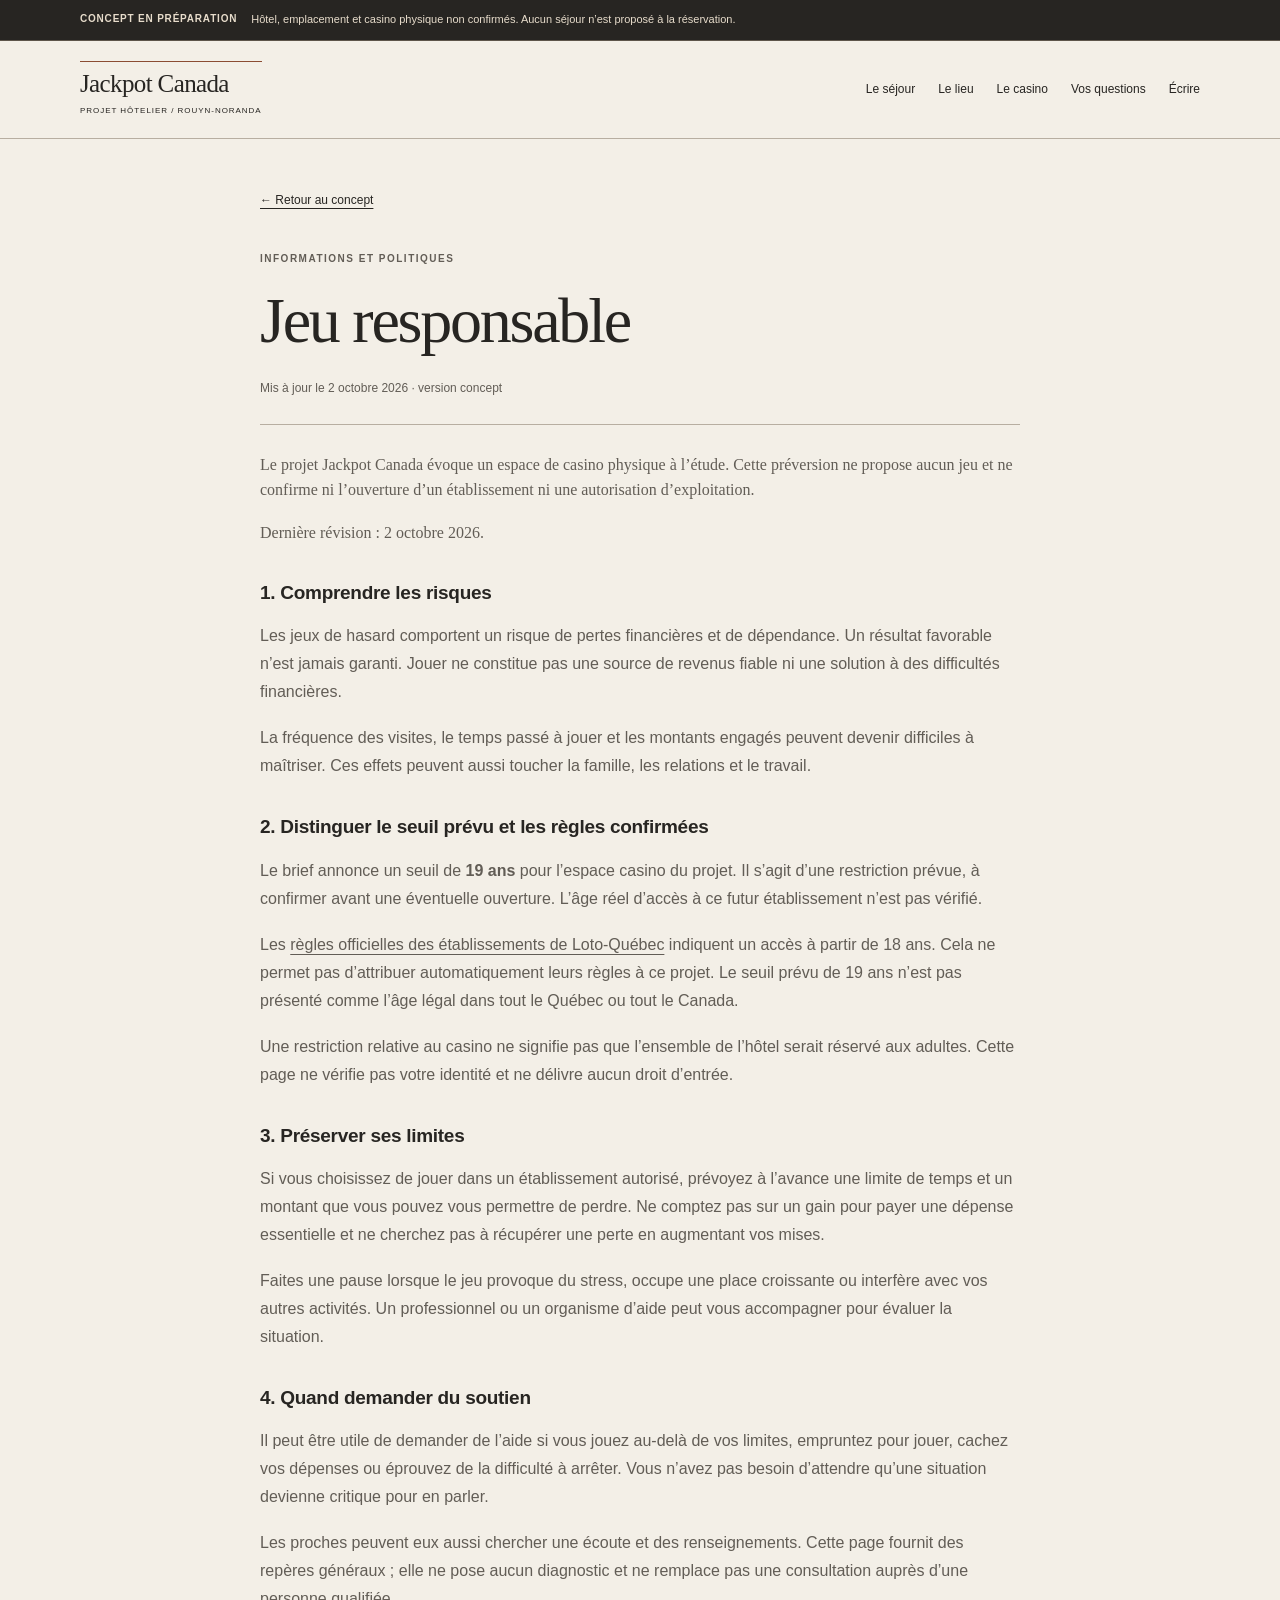
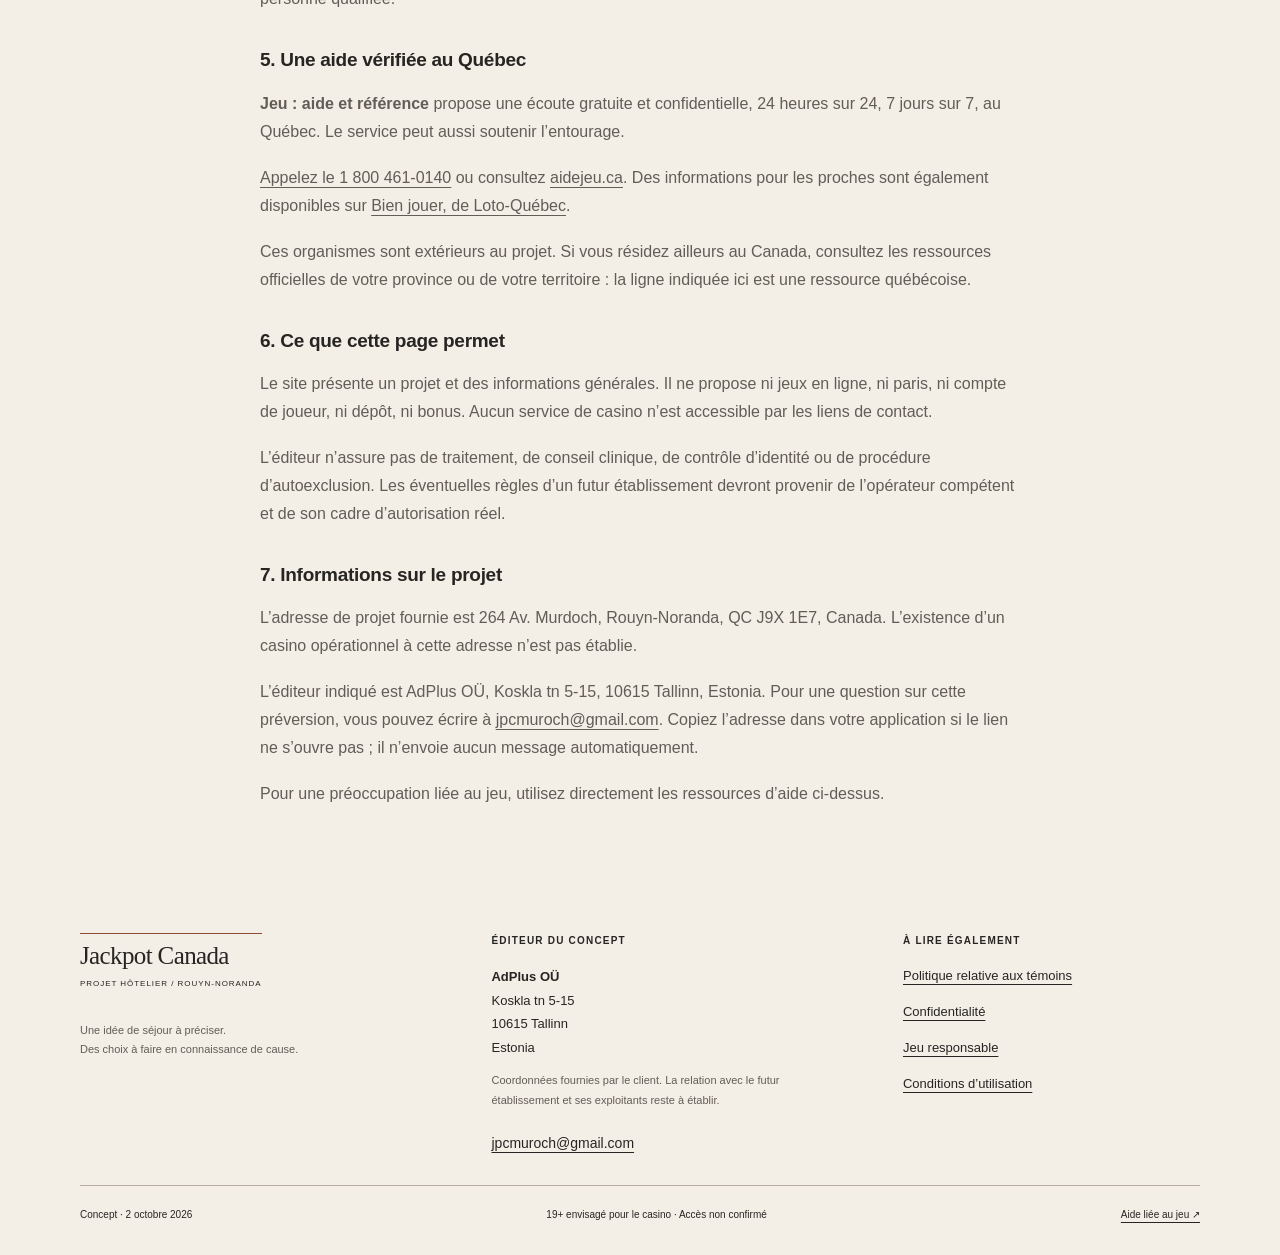
<file: responsible-gambling.html>
<!DOCTYPE html>
<html lang="fr-CA"><head><meta charset="utf-8"><meta name="viewport" content="width=device-width, initial-scale=1"><meta name="robots" content="noindex, nofollow"><meta name="referrer" content="strict-origin-when-cross-origin"><meta name="theme-color" content="#272522"><title>Jeu responsable | Jackpot Canada</title><meta name="description" content="Risques, limites et ressources d’aide au Québec."><link rel="icon" href="assets/images/favicon.svg" type="image/svg+xml"><link rel="stylesheet" href="assets/css/styles.css"><script src="assets/js/main.js"></script></head><body>
<a class="skip-link" href="#main">Aller au contenu</a><div class="draft-bar"><div class="wrap"><strong>Concept en préparation</strong><span>Hôtel, emplacement et casino physique non confirmés. Aucun séjour n’est proposé à la réservation.</span></div></div>
<header class="header"><div class="wrap header-inner"><a class="brand" href="index.html">Jackpot Canada<span>PROJET HÔTELIER / ROUYN-NORANDA</span></a><button type="button" class="menu-toggle" aria-controls="primary-nav" aria-expanded="false" hidden>Menu <span aria-hidden="true">☰</span></button><nav id="primary-nav" class="primary-nav" aria-label="Navigation principale"><a href="index.html#sejour">Le séjour</a><a href="index.html#lieu">Le lieu</a><a href="index.html#jeu">Le casino</a><a href="index.html#questions">Vos questions</a><a href="index.html#contact">Écrire</a></nav></div></header>
<main id="main" tabindex="-1" class="policy-main wrap"><a class="back-link" href="index.html">← Retour au concept</a><p class="kicker">Informations et politiques</p><h1>Jeu responsable</h1><p class="updated">Mis à jour le <time datetime="2026-10-02">2 octobre 2026</time> · version concept</p><div class="policy-content"><div class="policy-intro">
  <p>Le projet Jackpot Canada évoque un espace de casino physique à l’étude. Cette préversion ne propose aucun jeu et ne confirme ni l’ouverture d’un établissement ni une autorisation d’exploitation.</p>
  <p class="policy-date">Dernière révision : 2 octobre 2026.</p>
</div>

<section class="policy-section" aria-labelledby="gambling-risk">
  <h2 id="gambling-risk">1. Comprendre les risques</h2>
  <p>Les jeux de hasard comportent un risque de pertes financières et de dépendance. Un résultat favorable n’est jamais garanti. Jouer ne constitue pas une source de revenus fiable ni une solution à des difficultés financières.</p>
  <p>La fréquence des visites, le temps passé à jouer et les montants engagés peuvent devenir difficiles à maîtriser. Ces effets peuvent aussi toucher la famille, les relations et le travail.</p>
</section>

<section class="policy-section" aria-labelledby="gambling-age">
  <h2 id="gambling-age">2. Distinguer le seuil prévu et les règles confirmées</h2>
  <p>Le brief annonce un seuil de <strong>19 ans</strong> pour l’espace casino du projet. Il s’agit d’une restriction prévue, à confirmer avant une éventuelle ouverture. L’âge réel d’accès à ce futur établissement n’est pas vérifié.</p>
  <p>Les <a href="https://casinos.lotoquebec.com/fr/portail/a-propos">règles officielles des établissements de Loto-Québec</a> indiquent un accès à partir de 18 ans. Cela ne permet pas d’attribuer automatiquement leurs règles à ce projet. Le seuil prévu de 19 ans n’est pas présenté comme l’âge légal dans tout le Québec ou tout le Canada.</p>
  <p>Une restriction relative au casino ne signifie pas que l’ensemble de l’hôtel serait réservé aux adultes. Cette page ne vérifie pas votre identité et ne délivre aucun droit d’entrée.</p>
</section>

<section class="policy-section" aria-labelledby="gambling-limits">
  <h2 id="gambling-limits">3. Préserver ses limites</h2>
  <p>Si vous choisissez de jouer dans un établissement autorisé, prévoyez à l’avance une limite de temps et un montant que vous pouvez vous permettre de perdre. Ne comptez pas sur un gain pour payer une dépense essentielle et ne cherchez pas à récupérer une perte en augmentant vos mises.</p>
  <p>Faites une pause lorsque le jeu provoque du stress, occupe une place croissante ou interfère avec vos autres activités. Un professionnel ou un organisme d’aide peut vous accompagner pour évaluer la situation.</p>
</section>

<section class="policy-section" aria-labelledby="gambling-signs">
  <h2 id="gambling-signs">4. Quand demander du soutien</h2>
  <p>Il peut être utile de demander de l’aide si vous jouez au-delà de vos limites, empruntez pour jouer, cachez vos dépenses ou éprouvez de la difficulté à arrêter. Vous n’avez pas besoin d’attendre qu’une situation devienne critique pour en parler.</p>
  <p>Les proches peuvent eux aussi chercher une écoute et des renseignements. Cette page fournit des repères généraux ; elle ne pose aucun diagnostic et ne remplace pas une consultation auprès d’une personne qualifiée.</p>
</section>

<section class="policy-section" aria-labelledby="gambling-help">
  <h2 id="gambling-help">5. Une aide vérifiée au Québec</h2>
  <p><strong>Jeu : aide et référence</strong> propose une écoute gratuite et confidentielle, 24 heures sur 24, 7 jours sur 7, au Québec. Le service peut aussi soutenir l’entourage.</p>
  <p><a href="tel:+18004610140">Appelez&nbsp;le&nbsp;1&nbsp;800&nbsp;461&#8209;0140</a> ou consultez <a href="https://aidejeu.ca/">aidejeu.ca</a>. Des informations pour les proches sont également disponibles sur <a href="https://bienjouer.lotoquebec.com/fr/aide-pour-un-proche/">Bien jouer, de Loto-Québec</a>.</p>
  <p>Ces organismes sont extérieurs au projet. Si vous résidez ailleurs au Canada, consultez les ressources officielles de votre province ou de votre territoire : la ligne indiquée ici est une ressource québécoise.</p>
</section>

<section class="policy-section" aria-labelledby="gambling-scope">
  <h2 id="gambling-scope">6. Ce que cette page permet</h2>
  <p>Le site présente un projet et des informations générales. Il ne propose ni jeux en ligne, ni paris, ni compte de joueur, ni dépôt, ni bonus. Aucun service de casino n’est accessible par les liens de contact.</p>
  <p>L’éditeur n’assure pas de traitement, de conseil clinique, de contrôle d’identité ou de procédure d’autoexclusion. Les éventuelles règles d’un futur établissement devront provenir de l’opérateur compétent et de son cadre d’autorisation réel.</p>
</section>

<section class="policy-section" aria-labelledby="gambling-publisher">
  <h2 id="gambling-publisher">7. Informations sur le projet</h2>
  <p>L’adresse de projet fournie est 264 Av. Murdoch, Rouyn-Noranda, QC J9X 1E7, Canada. L’existence d’un casino opérationnel à cette adresse n’est pas établie.</p>
  <p>L’éditeur indiqué est AdPlus OÜ, Koskla tn 5-15, 10615 Tallinn, Estonia. Pour une question sur cette préversion, vous pouvez écrire à <a href="mailto:jpcmuroch@gmail.com?subject=Demande%20d%27information%20sur%20le%20projet">jpcmuroch@gmail.com</a>. Copiez l’adresse dans votre application si le lien ne s’ouvre pas ; il n’envoie aucun message automatiquement.</p>
  <p>Pour une préoccupation liée au jeu, utilisez directement les ressources d’aide ci-dessus.</p>
</section>
</div></main>
<footer class="footer"><div class="wrap"><div class="footer-grid"><div><a class="brand" href="index.html">Jackpot Canada<span>PROJET HÔTELIER / ROUYN-NORANDA</span></a><p class="small">Une idée de séjour à préciser.<br>Des choix à faire en connaissance de cause.</p></div><div><h2>Éditeur du concept</h2><address><strong>AdPlus OÜ</strong><br>Koskla tn 5-15<br>10615 Tallinn<br>Estonia</address><p class="small">Coordonnées fournies par le client. La relation avec le futur établissement et ses exploitants reste à établir.</p><p><a class="email" href="mailto:jpcmuroch@gmail.com?subject=Question%20sur%20le%20projet%20h%C3%B4telier">jpcmuroch@gmail.com</a></p></div><nav aria-label="Politiques et conditions"><h2>À lire également</h2><a href="cookies.html">Politique relative aux témoins</a><a href="privacy.html">Confidentialité</a><a href="responsible-gambling.html">Jeu responsable</a><a href="terms.html">Conditions d’utilisation</a></nav></div><div class="footer-bottom"><p>Concept · 2 octobre 2026</p><p>19+ envisagé pour le casino · Accès non confirmé</p><a href="https://aidejeu.ca/">Aide liée au jeu <span aria-hidden="true">↗</span></a></div></div></footer></body></html>
</file>
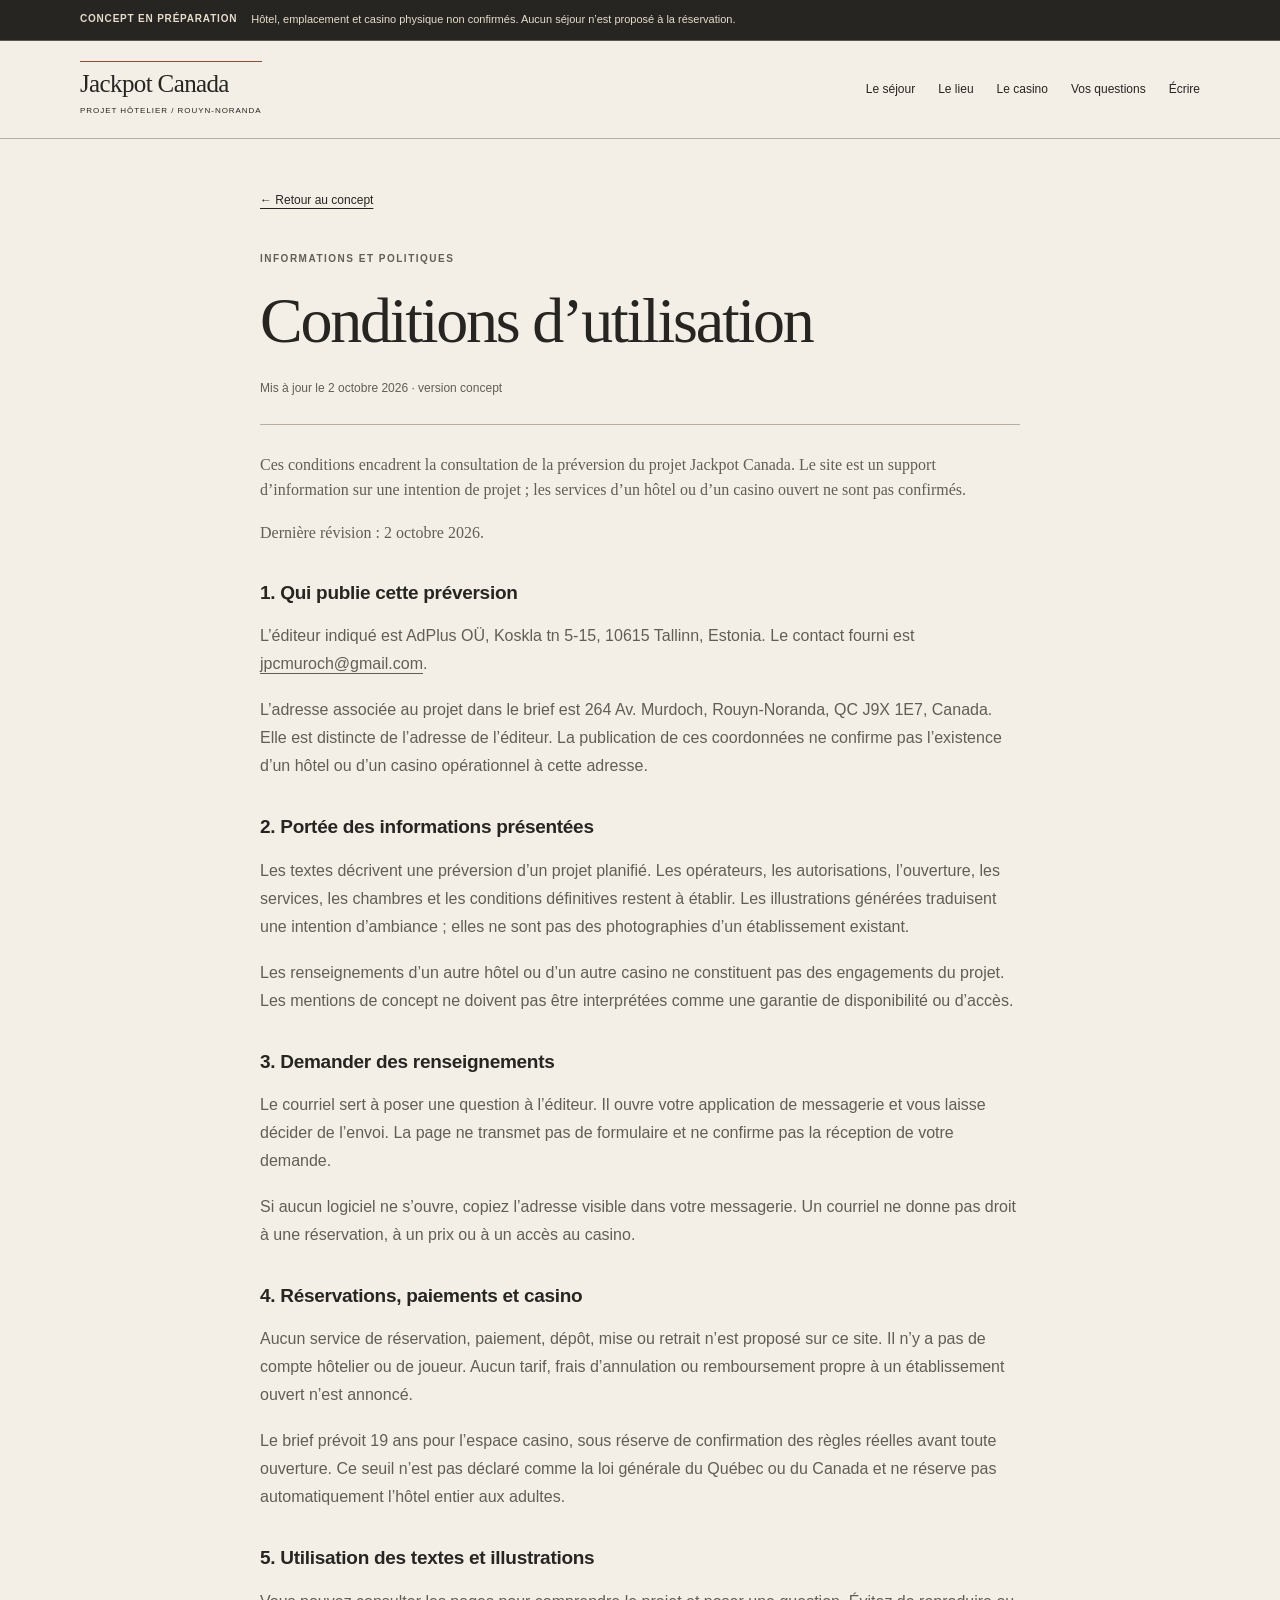
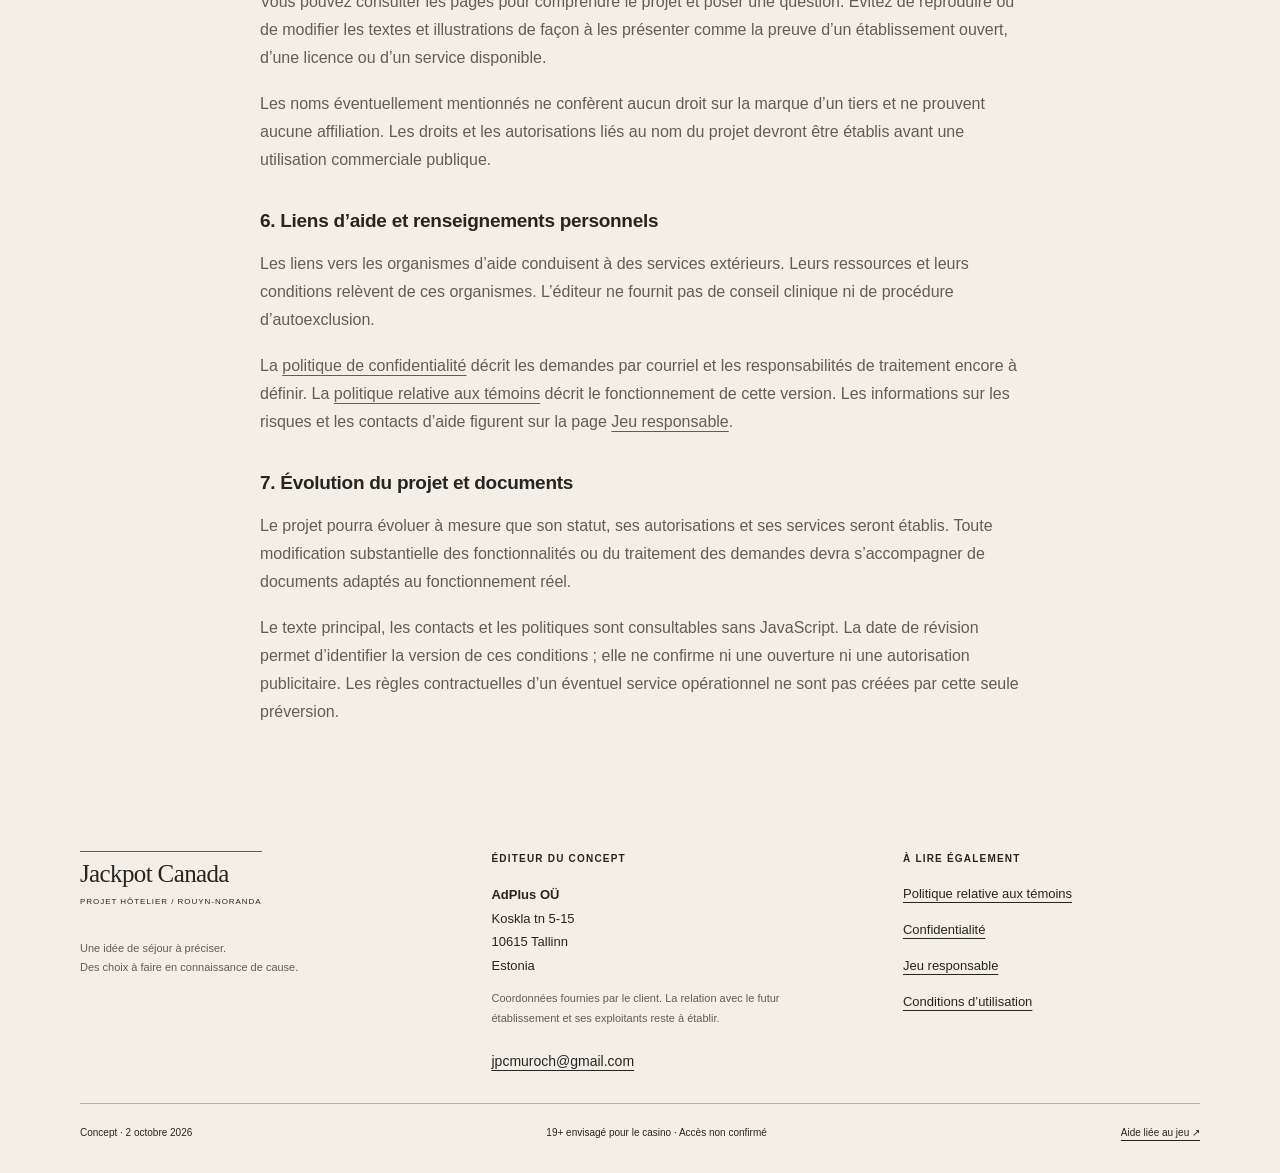
<file: terms.html>
<!DOCTYPE html>
<html lang="fr-CA"><head><meta charset="utf-8"><meta name="viewport" content="width=device-width, initial-scale=1"><meta name="robots" content="noindex, nofollow"><meta name="referrer" content="strict-origin-when-cross-origin"><meta name="theme-color" content="#272522"><title>Conditions d’utilisation | Jackpot Canada</title><meta name="description" content="Cadre d’utilisation de ce concept hôtelier et rôle des demandes par courriel."><link rel="icon" href="assets/images/favicon.svg" type="image/svg+xml"><link rel="stylesheet" href="assets/css/styles.css"><script src="assets/js/main.js"></script></head><body>
<a class="skip-link" href="#main">Aller au contenu</a><div class="draft-bar"><div class="wrap"><strong>Concept en préparation</strong><span>Hôtel, emplacement et casino physique non confirmés. Aucun séjour n’est proposé à la réservation.</span></div></div>
<header class="header"><div class="wrap header-inner"><a class="brand" href="index.html">Jackpot Canada<span>PROJET HÔTELIER / ROUYN-NORANDA</span></a><button type="button" class="menu-toggle" aria-controls="primary-nav" aria-expanded="false" hidden>Menu <span aria-hidden="true">☰</span></button><nav id="primary-nav" class="primary-nav" aria-label="Navigation principale"><a href="index.html#sejour">Le séjour</a><a href="index.html#lieu">Le lieu</a><a href="index.html#jeu">Le casino</a><a href="index.html#questions">Vos questions</a><a href="index.html#contact">Écrire</a></nav></div></header>
<main id="main" tabindex="-1" class="policy-main wrap"><a class="back-link" href="index.html">← Retour au concept</a><p class="kicker">Informations et politiques</p><h1>Conditions d’utilisation</h1><p class="updated">Mis à jour le <time datetime="2026-10-02">2 octobre 2026</time> · version concept</p><div class="policy-content"><div class="policy-intro">
  <p>Ces conditions encadrent la consultation de la préversion du projet Jackpot Canada. Le site est un support d’information sur une intention de projet ; les services d’un hôtel ou d’un casino ouvert ne sont pas confirmés.</p>
  <p class="policy-date">Dernière révision : 2 octobre 2026.</p>
</div>

<section class="policy-section" aria-labelledby="terms-publisher">
  <h2 id="terms-publisher">1. Qui publie cette préversion</h2>
  <p>L’éditeur indiqué est AdPlus OÜ, Koskla tn 5-15, 10615 Tallinn, Estonia. Le contact fourni est <a href="mailto:jpcmuroch@gmail.com?subject=Demande%20d%27information%20sur%20le%20projet">jpcmuroch@gmail.com</a>.</p>
  <p>L’adresse associée au projet dans le brief est 264 Av. Murdoch, Rouyn-Noranda, QC J9X 1E7, Canada. Elle est distincte de l’adresse de l’éditeur. La publication de ces coordonnées ne confirme pas l’existence d’un hôtel ou d’un casino opérationnel à cette adresse.</p>
</section>

<section class="policy-section" aria-labelledby="terms-status">
  <h2 id="terms-status">2. Portée des informations présentées</h2>
  <p>Les textes décrivent une préversion d’un projet planifié. Les opérateurs, les autorisations, l’ouverture, les services, les chambres et les conditions définitives restent à établir. Les illustrations générées traduisent une intention d’ambiance ; elles ne sont pas des photographies d’un établissement existant.</p>
  <p>Les renseignements d’un autre hôtel ou d’un autre casino ne constituent pas des engagements du projet. Les mentions de concept ne doivent pas être interprétées comme une garantie de disponibilité ou d’accès.</p>
</section>

<section class="policy-section" aria-labelledby="terms-contact">
  <h2 id="terms-contact">3. Demander des renseignements</h2>
  <p>Le courriel sert à poser une question à l’éditeur. Il ouvre votre application de messagerie et vous laisse décider de l’envoi. La page ne transmet pas de formulaire et ne confirme pas la réception de votre demande.</p>
  <p>Si aucun logiciel ne s’ouvre, copiez l’adresse visible dans votre messagerie. Un courriel ne donne pas droit à une réservation, à un prix ou à un accès au casino.</p>
</section>

<section class="policy-section" aria-labelledby="terms-services">
  <h2 id="terms-services">4. Réservations, paiements et casino</h2>
  <p>Aucun service de réservation, paiement, dépôt, mise ou retrait n’est proposé sur ce site. Il n’y a pas de compte hôtelier ou de joueur. Aucun tarif, frais d’annulation ou remboursement propre à un établissement ouvert n’est annoncé.</p>
  <p>Le brief prévoit 19 ans pour l’espace casino, sous réserve de confirmation des règles réelles avant toute ouverture. Ce seuil n’est pas déclaré comme la loi générale du Québec ou du Canada et ne réserve pas automatiquement l’hôtel entier aux adultes.</p>
</section>

<section class="policy-section" aria-labelledby="terms-reading">
  <h2 id="terms-reading">5. Utilisation des textes et illustrations</h2>
  <p>Vous pouvez consulter les pages pour comprendre le projet et poser une question. Évitez de reproduire ou de modifier les textes et illustrations de façon à les présenter comme la preuve d’un établissement ouvert, d’une licence ou d’un service disponible.</p>
  <p>Les noms éventuellement mentionnés ne confèrent aucun droit sur la marque d’un tiers et ne prouvent aucune affiliation. Les droits et les autorisations liés au nom du projet devront être établis avant une utilisation commerciale publique.</p>
</section>

<section class="policy-section" aria-labelledby="terms-links">
  <h2 id="terms-links">6. Liens d’aide et renseignements personnels</h2>
  <p>Les liens vers les organismes d’aide conduisent à des services extérieurs. Leurs ressources et leurs conditions relèvent de ces organismes. L’éditeur ne fournit pas de conseil clinique ni de procédure d’autoexclusion.</p>
  <p>La <a href="privacy.html">politique de confidentialité</a> décrit les demandes par courriel et les responsabilités de traitement encore à définir. La <a href="cookies.html">politique relative aux témoins</a> décrit le fonctionnement de cette version. Les informations sur les risques et les contacts d’aide figurent sur la page <a href="responsible-gambling.html">Jeu responsable</a>.</p>
</section>

<section class="policy-section" aria-labelledby="terms-updates">
  <h2 id="terms-updates">7. Évolution du projet et documents</h2>
  <p>Le projet pourra évoluer à mesure que son statut, ses autorisations et ses services seront établis. Toute modification substantielle des fonctionnalités ou du traitement des demandes devra s’accompagner de documents adaptés au fonctionnement réel.</p>
  <p>Le texte principal, les contacts et les politiques sont consultables sans JavaScript. La date de révision permet d’identifier la version de ces conditions ; elle ne confirme ni une ouverture ni une autorisation publicitaire. Les règles contractuelles d’un éventuel service opérationnel ne sont pas créées par cette seule préversion.</p>
</section>
</div></main>
<footer class="footer"><div class="wrap"><div class="footer-grid"><div><a class="brand" href="index.html">Jackpot Canada<span>PROJET HÔTELIER / ROUYN-NORANDA</span></a><p class="small">Une idée de séjour à préciser.<br>Des choix à faire en connaissance de cause.</p></div><div><h2>Éditeur du concept</h2><address><strong>AdPlus OÜ</strong><br>Koskla tn 5-15<br>10615 Tallinn<br>Estonia</address><p class="small">Coordonnées fournies par le client. La relation avec le futur établissement et ses exploitants reste à établir.</p><p><a class="email" href="mailto:jpcmuroch@gmail.com?subject=Question%20sur%20le%20projet%20h%C3%B4telier">jpcmuroch@gmail.com</a></p></div><nav aria-label="Politiques et conditions"><h2>À lire également</h2><a href="cookies.html">Politique relative aux témoins</a><a href="privacy.html">Confidentialité</a><a href="responsible-gambling.html">Jeu responsable</a><a href="terms.html">Conditions d’utilisation</a></nav></div><div class="footer-bottom"><p>Concept · 2 octobre 2026</p><p>19+ envisagé pour le casino · Accès non confirmé</p><a href="https://aidejeu.ca/">Aide liée au jeu <span aria-hidden="true">↗</span></a></div></div></footer></body></html>
</file>
<file: assets/css/styles.css>
:root {

  --ink:#272522;

  --paper:#f3efe7;

  --white:#fffdf9;

  --rust:#8b4c32;

  --muted:#625d56;

  --line:#b7aea1;

  --cream:#e7dccb;

  --sans:Arial,Helvetica,sans-serif;

  --serif:Georgia,'Times New Roman',serif;

  --measure:1120px;


}

* {
 box-sizing:border-box;
 
}

html {
 scroll-behavior:smooth;
 scroll-padding-top:22px;
 
}

body {
 margin:0;
 background:var(--paper);
 color:var(--ink);
 font:16px/1.75 var(--sans);
 overflow-wrap:anywhere;
 
}

h1,h2,h3,p,figure {
 margin:0;
 
}

h1,h2 {
 font-family:var(--serif);
 font-weight:400;
 letter-spacing:-.035em;
 line-height:1.12;
 
}

h2 {
 font-size:clamp(34px,4.5vw,57px);
 
}

h3 {
 font-size:18px;
 font-weight:500;
 line-height:1.4;
 
}

p+p {
 margin-top:18px;
 
}

a {
 color:inherit;
 text-underline-offset:4px;
 
}

button {
 font:inherit;
 cursor:pointer;
 
}

img {
 display:block;
 max-width:100%;
 height:auto;
 
}

a:focus-visible,button:focus-visible,summary:focus-visible {
 outline:3px solid var(--rust);
 outline-offset:5px;
 
}

.wrap {
 width:calc(100% - 40px);
 max-width:var(--measure);
 margin-inline:auto;
 
}

.section {
 padding-block:62px;
 
}

.kicker {
 font-size:10px;
 font-weight:600;
 line-height:1.5;
 letter-spacing:.15em;
 text-transform:uppercase;
 margin-bottom:19px;
 color:var(--muted);
 
}

.small {
 font-size:12px;
 line-height:1.8;
 color:var(--muted);
 
}

.draft-bar {
 padding-block:11px;
 color:var(--cream);
 background:var(--ink);
 font-size:11px;
 line-height:1.6;
 border-bottom:1px solid #5d554b;
 
}

.draft-bar .wrap {
 display:flex;
 flex-wrap:wrap;
 gap:3px 14px;
 
}

.draft-bar strong {
 font-size:10px;
 letter-spacing:.08em;
 text-transform:uppercase;
 
}

.header {
 background:var(--paper);
 border-bottom:1px solid var(--line);
 
}

.header-inner {
 padding-block:20px;
 display:flex;
 align-items:center;
 justify-content:space-between;
 flex-wrap:wrap;
 gap:20px;
 
}

.brand {
 display:inline-flex;
 flex-direction:column;
 max-width:calc(100% - 95px);
 font-size:22px;
 font-family:var(--serif);
 line-height:1.3;
 text-decoration:none;
 border-top:1px solid var(--rust);
 padding-top:6px;
 letter-spacing:-.025em;
 
}

.brand span {
 font-family:var(--sans);
 font-size:8px;
 line-height:1.7;
 letter-spacing:.12em;
 text-transform:uppercase;
 margin-top:4px;
 
}

.primary-nav {
 display:flex;
 flex-wrap:wrap;
 gap:2px 23px;
 width:100%;
 
}

.primary-nav a {
 display:inline-flex;
 align-items:center;
 min-height:44px;
 font-size:12px;
 text-decoration:none;
 
}

.primary-nav a:hover {
 text-decoration:underline;
 
}

.menu-toggle {
 border:1px solid #887d6f;
 background:transparent;
 padding:8px 12px;
 min-height:44px;
 font-size:12px;
 
}

.menu-toggle:not([hidden]) {
 display:inline-flex;
 align-items:center;
 gap:12px;
 
}

.js .primary-nav {
 display:none;
 
}

.js .primary-nav.is-open {
 display:flex;
 
}

.skip-link {
 position:fixed;
 top:8px;
 left:8px;
 z-index:100;
 background:var(--white);
 padding:12px 20px;
 transform:translateY(-180%);
 
}

.skip-link:focus {
 transform:translateY(0);
 
}

.hero {
 position:relative;
 isolation:isolate;
 color:var(--white);
 background:var(--ink);
 
}

.hero-image {
 position:absolute;
 z-index:-2;
 inset:0;
 width:100%;
 height:100%;
 object-fit:cover;
 object-position:54% center;
 
}

.hero::before {
 content:'';
 position:absolute;
 z-index:-1;
 inset:0;
 background:linear-gradient(90deg,rgba(25,24,22,.92) 0%,rgba(25,24,22,.84) 35%,rgba(25,24,22,.42) 100%);
 
}

.hero-content {
 padding-block:64px 100px;
 
}

.hero .kicker {
 color:#e3d6c4;
 
}

.hero h1 {
 font-size:clamp(44px,7.5vw,95px);
 max-width:900px;
 letter-spacing:-.045em;
 line-height:1.05;
 
}

.hero h1>span {
 display:block;
 font-size:clamp(27px,3.8vw,47px);
 letter-spacing:-.025em;
 margin-top:20px;
 line-height:1.2;
 
}

.hero-copy {
 font-size:15px;
 max-width:570px;
 color:#ede5db;
 margin-top:25px;
 
}

.hero a:focus-visible {
 outline-color:var(--cream);
 
}

.hero .button {
 margin-top:26px;
 
}

.button {
 display:inline-flex;
 align-items:center;
 justify-content:center;
 min-height:48px;
 gap:20px;
 padding:13px 20px;
 font-size:12px;
 line-height:1.5;
 font-weight:600;
 text-decoration:none;
 border:1px solid transparent;
 transition:background .15s;
 
}

.button-cream {
 background:var(--cream);
 color:var(--ink);
 
}

.button-cream:hover {
 background:#fff1dc;
 
}

.button-rust {
 background:var(--rust);
 color:var(--white);
 
}

.button-rust:hover {
 background:#75432f;
 
}

.button-ghost {
 background:transparent;
 color:var(--ink);
 border-color:#887d6f;
 
}

.button-ghost:hover {
 background:#e9e1d5;
 
}

.hero-caption {
 padding-block:15px 57px;
 border-top:1px solid #847d72;
 font-size:10px;
 line-height:1.7;
 color:#eee5d9;
 display:flex;
 flex-wrap:wrap;
 justify-content:space-between;
 gap:6px 22px;
 
}

.intro {
 position:relative;
 background:var(--white);
 padding:30px 24px;
 margin-top:-32px;
 border-top:3px solid var(--rust);
 display:grid;
 gap:24px;
 
}

.intro h2 {
 font-size:32px;
 
}

.intro p {
 font-size:14px;
 color:var(--muted);
 
}

.intro .meta {
 border-top:1px solid var(--line);
 padding-top:20px;
 
}

.intro .meta strong {
 display:block;
 color:var(--ink);
 font-size:12px;
 margin-bottom:7px;
 
}

.chapter-heading {
 display:flex;
 gap:17px;
 align-items:center;
 margin-bottom:27px;
 
}

.chapter-heading .number {
 font:12px/1 var(--serif);
 color:var(--rust);
 
}

.chapter-heading .rule {
 width:34px;
 height:1px;
 background:var(--rust);
 flex-shrink:0;
 
}

.chapter-heading .kicker {
 margin:0;
 
}

.stay-grid {
 display:grid;
 gap:36px;
 
}

.stay-copy>p {
 font-size:15px;
 color:var(--muted);
 margin-top:25px;
 max-width:560px;
 
}

.stay-notes {
 margin-top:28px;
 border-top:1px solid var(--line);
 
}

.stay-notes>div {
 padding-block:22px;
 border-bottom:1px solid var(--line);
 
}

.stay-notes p {
 font-size:13px;
 color:var(--muted);
 margin-top:10px;
 
}

.lounge-figure img {
 width:100%;
 aspect-ratio:4/5;
 object-fit:cover;
 object-position:55% center;
 
}

.lounge-figure figcaption {
 font-size:11px;
 line-height:1.7;
 color:var(--muted);
 margin-top:13px;
 
}

.location {
 background:#e7e0d4;
 
}

.location-grid {
 display:grid;
 gap:30px;
 
}

.location-copy>p {
 font-size:15px;
 color:var(--muted);
 margin-top:25px;
 max-width:530px;
 
}

.address-block {
 border-left:2px solid var(--rust);
 padding-left:23px;
 
}

.address-block .kicker {
 margin-bottom:17px;
 
}

.address-block address {
 font-family:var(--serif);
 font-style:normal;
 font-size:27px;
 line-height:1.45;
 
}

.address-block .small {
 margin-top:18px;
 max-width:430px;
 
}

.casino {
 background:var(--ink);
 color:var(--white);
 
}

.casino .kicker {
 color:#decbb7;
 
}

.casino .chapter-heading .number {
 color:#decbb7;
 
}

.casino .chapter-heading .rule {
 background:#decbb7;
 
}

.casino a:focus-visible {
 outline-color:var(--cream);
 
}

.casino-heading {
 display:flex;
 justify-content:space-between;
 align-items:center;
 flex-wrap:wrap;
 gap:30px;
 
}

.age {
 border:1px solid #b59e85;
 padding:16px 22px;
 display:flex;
 align-items:center;
 gap:16px;
 
}

.age strong {
 font-family:var(--serif);
 font-size:40px;
 line-height:1.1;
 font-weight:400;
 
}

.age span {
 font-size:10px;
 line-height:1.7;
 color:#e1d4c3;
 max-width:120px;
 
}

.casino-lead {
 margin-top:30px;
 max-width:720px;
 font-size:15px;
 color:#e3d9cd;
 
}

.principles {
 display:grid;
 gap:27px;
 margin-top:35px;
 
}

.principles>div {
 border-top:1px solid #8f8070;
 padding-top:24px;
 
}

.principles h3 {
 font-family:var(--serif);
 font-size:23px;
 
}

.principles p {
 font-size:13px;
 color:#e3d9cd;
 margin-top:13px;
 
}

.risk-line {
 display:flex;
 flex-wrap:wrap;
 align-items:center;
 justify-content:space-between;
 gap:20px;
 border-top:1px solid #8f8070;
 padding-top:24px;
 margin-top:34px;
 font-size:12px;
 
}

.risk-line strong {
 font-weight:500;
 max-width:560px;
 
}

.risk-line a {
 display:inline-flex;
 align-items:center;
 min-height:44px;
 gap:17px;
 
}

.faq-heading {
 max-width:620px;
 margin-bottom:33px;
 
}

.faq-heading>p {
 color:var(--muted);
 font-size:15px;
 margin-top:22px;
 
}

.faq details {
 border-top:1px solid var(--line);
 
}

.faq details:last-child {
 border-bottom:1px solid var(--line);
 
}

.faq summary {
 display:flex;
 align-items:center;
 justify-content:space-between;
 gap:20px;
 min-height:70px;
 padding-block:20px;
 font-size:15px;
 line-height:1.6;
 cursor:pointer;
 list-style:none;
 
}

.faq summary::-webkit-details-marker {
 display:none;
 
}

.faq summary::after {
 content:'+';
 font-family:var(--serif);
 font-size:24px;
 flex-shrink:0;
 
}

.faq details[open] summary::after {
 content:'−';
 
}

.faq details p {
 padding:12px 0 23px;
 max-width:830px;
 font-size:14px;
 color:var(--muted);
 
}

.faq details>a {
 display:inline-flex;
 align-items:center;
 gap:18px;
 min-height:44px;
 margin-bottom:20px;
 font-size:14px;
 
}

.contact {
 background:var(--white);
 border-block:1px solid var(--line);
 
}

.contact-grid {
 display:grid;
 gap:27px;
 
}

.contact-copy>p:first-child {
 font-size:15px;
 color:var(--muted);
 max-width:510px;
 
}

.contact-email {
 display:block;
 font-family:var(--serif);
 font-size:clamp(24px,3.2vw,39px);
 line-height:1.5;
 margin-top:20px;
 overflow-wrap:anywhere;
 text-decoration:none;
 
}

.contact-email:hover {
 text-decoration:underline;
 
}

.contact-actions {
 display:flex;
 gap:10px;
 flex-wrap:wrap;
 margin-top:25px;
 
}

.copy-status {
 min-height:24px;
 font-size:12px;
 color:var(--rust);
 margin-top:9px;
 
}

.contact .small {
 margin-top:17px;
 max-width:520px;
 
}

.footer {
 padding-block:37px 25px;
 
}

.footer-grid {
 display:grid;
 gap:27px;
 
}

.footer .brand {
 max-width:100%;
 margin-bottom:18px;
 
}

.footer h2 {
 font-family:var(--sans);
 font-size:10px;
 font-weight:600;
 text-transform:uppercase;
 letter-spacing:.12em;
 line-height:1.6;
 margin-bottom:16px;
 
}

.footer address {
 font-size:13px;
 font-style:normal;
 line-height:1.8;
 
}

.footer .small {
 font-size:11px;
 max-width:340px;
 margin-top:12px;
 
}

.footer nav>a {
 display:block;
 min-height:36px;
 width:fit-content;
 font-size:13px;
 
}

.footer .email {
 font-size:14px;
 overflow-wrap:anywhere;
 
}

.footer-bottom {
 display:flex;
 flex-wrap:wrap;
 justify-content:space-between;
 gap:14px;
 border-top:1px solid var(--line);
 margin-top:28px;
 padding-top:20px;
 font-size:10px;
 
}

.footer-bottom p {
 margin:0;
 
}

.footer-bottom a {
 min-height:24px;
 
}

.policy-main {
 max-width:760px;
 padding-block:30px 72px;
 
}

.back-link {
 min-height:44px;
 display:inline-flex;
 align-items:center;
 font-size:12px;
 margin-bottom:28px;
 
}

.policy-main h1 {
 font-size:clamp(36px,5vw,65px);
 margin-top:18px;
 
}

.updated {
 font-size:12px;
 color:var(--muted);
 padding-bottom:25px;
 margin-top:22px;
 border-bottom:1px solid var(--line);
 
}

.policy-content {
 margin-top:28px;
 
}

.policy-intro {
 font-family:var(--serif);
 font-size:23px;
 line-height:1.55;
 
}

.policy-content h2 {
 font-family:var(--sans);
 font-size:19px;
 font-weight:600;
 line-height:1.6;
 letter-spacing:-.015em;
 margin-top:32px;
 margin-bottom:14px;
 
}

.policy-content p:not(.policy-intro),.policy-content ul {
 font-size:16px;
 color:var(--muted);
 
}

.policy-content ul {
 padding-left:22px;
 
}

.policy-content li {
 margin-bottom:10px;
 
}

.policy-callout {
 background:var(--cream);
 padding:22px;
 border-left:2px solid var(--rust);
 margin-block:24px;
 
}

.policy-callout p {
 margin-top:12px;
 
}

.table-wrap {
 max-width:100%;
 margin-block:23px;
 
}

table {
 width:100%;
 border-collapse:collapse;
 table-layout:fixed;
 font-size:12px;
 
}

caption {
 text-align:left;
 margin-bottom:12px;
 font-size:13px;
 font-weight:600;
 
}

th,td {
 border-bottom:1px solid var(--line);
 padding:12px 8px;
 vertical-align:top;
 text-align:left;
 overflow-wrap:anywhere;
 
}

thead {
 background:var(--cream);
 
}

td {
 color:var(--muted);
 
}

[hidden] {
 display:none!important;
 
}

.stay-grid>*,.location-grid>*,.contact-grid>*,.footer-grid>*,.intro>* {
 min-width:0;
 
}

@media(min-width:600px) {

  .wrap {
 width:calc(100% - 64px);
 
}

  .hero-content {
 padding-block:78px 106px;
 
}

  .intro {
 padding:36px;
 
}

  .footer-grid {
 grid-template-columns:1fr 1fr;
 
}

  .footer nav {
 grid-column:1/-1;
 
}


}

@media(min-width:901px) {

  .wrap {
 width:calc(100% - 96px);
 
}

  .header-inner {
 flex-wrap:nowrap;
 
}

  .brand {
 font-size:25px;
 
}

  .primary-nav,.js .primary-nav {
 display:flex;
 width:auto;
 
}

  .menu-toggle:not([hidden]) {
 display:none;
 
}

  .hero-content {
 padding-block:100px 145px;
 
}

  .hero-caption {
 padding-block:18px 78px;
 
}

  .hero-copy {
 font-size:16px;
 
}

  .intro {
 grid-template-columns:1.2fr 1fr;
 gap:50px;
 padding:40px 46px;
 margin-top:-50px;
 
}

  .intro .meta {
 border-top:0;
 border-left:1px solid var(--line);
 padding-top:0;
 padding-left:33px;
 
}

  .section {
 padding-block:88px;
 
}

  .stay-grid {
 grid-template-columns:1.15fr .85fr;
 gap:86px;
 align-items:start;
 
}

  .lounge-figure {
 margin-top:7px;
 
}

  .lounge-figure img {
 aspect-ratio:4/5;
 
}

  .stay-notes {
 margin-top:33px;
 
}

  .location-grid {
 grid-template-columns:1.2fr 1fr;
 gap:85px;
 align-items:center;
 
}

  .address-block {
 padding-left:32px;
 
}

  .address-block address {
 font-size:32px;
 
}

  .principles {
 grid-template-columns:repeat(3,1fr);
 gap:36px;
 
}

  .contact-grid {
 grid-template-columns:1fr 1.1fr;
 gap:80px;
 
}

  .contact-copy {
 padding-top:6px;
 
}

  .footer-grid {
 grid-template-columns:1.05fr 1.05fr .9fr;
 gap:65px;
 
}

  .footer nav {
 grid-column:auto;
 
}

  .policy-main {
 padding-block:40px 88px;
 
}


}

@media(prefers-reduced-motion:reduce) {

  html {
 scroll-behavior:auto;
 
}

  .button {
 transition:none;
 
}


}
</file>
